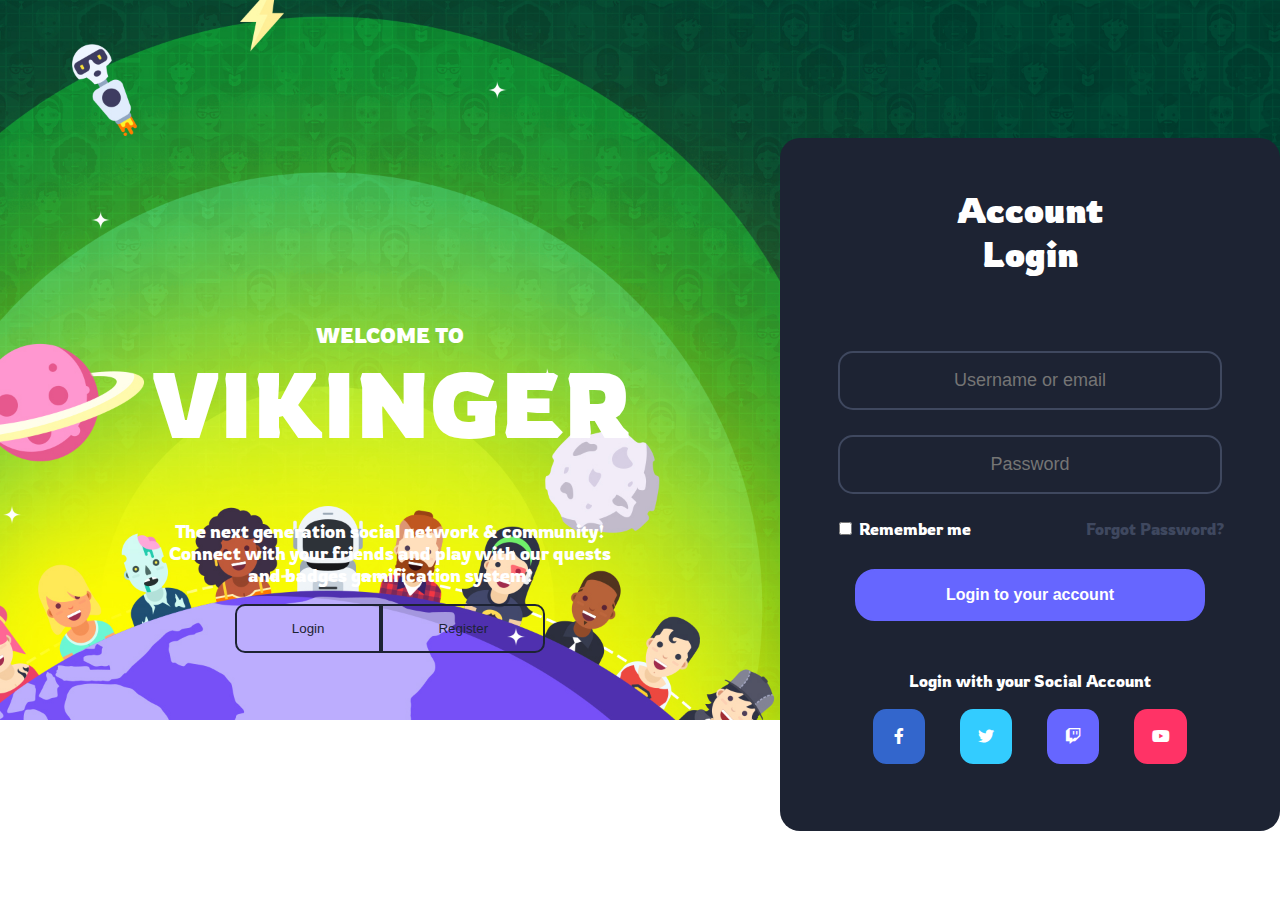
<file: index.html>
<!--It is necessary for the browser to understand which version we are using  -->
<!DOCTYPE html>
<html lang="en">
<head>
  <meta charset="UTF-8">

  <!-- Document title in browser tabs -->
  <title>RubyMate - Вход</title>

  <!-- Document Favicon in browser tabs -->
  <link rel="shortcut icon" href="icon.ico" type="image/x-icon">

  <!-- Additional approach to add favicon -->
  <link rel="apple-touch-icon" href="">
  <link rel="apple-touch-icon" sizes="72x72" href="">
  <link rel="apple-touch-icon" sizes="114x114" href="">

  <!-- SEO -->
  <meta name="description" content="">
  <meta name="keywords" content="">
  <meta name="author" content="">

  <!-- For mobile devices -->
  <meta name="viewport" content="width=device-width, initial-scale=1">

  <!-- For mobile & no resize -->
  <meta name="viewport" content="width=device-width, initial-scale=1 user-scalable=no">

  <!-- Use latest version of IE -->
  <meta http-equiv="X-UA-Compatible" content="IE=edge">

  <!-- For external styles -->
  <link rel="stylesheet" href="css/style.css">

  <!-- Google fonts -->
  <link href="https://fonts.googleapis.com/css2?family=Rowdies:wght@300;400;700&display=swap" rel="stylesheet">

  <!-- Fa icon -->
  <link href="https://use.fontawesome.com/releases/v5.0.13/css/all.css" rel="stylesheet">





</head> 
<body>

  <div class="container">
    <div class="site-info">
      <h2 class="welcome">WELCOME TO</h2>
      <h1 class="site-name">VIKINGER</h1>
      <p class="site-about">The next generation social network & community! 
      Connect with your friends and play with our quests and badges gamification system!</p>

      <div class="data-btn">
        <div class="tabs">
          <div class="tab" onclick="wrapper(array[0])">
            <button class="tabs-login">Login</button>
          </div> 
          <div class="tab" onclick="wrapper(array[1])">
            <button class="tabs-reg">Register</button> 
          </div>
        </div>
      </div>
    </div>

    <div class="data-form active" id="t_tab_1">

      <div class="sign">
        <h4 class="sign-head">Account Login</h4>

        <div class="input-data">
          <input type="text" placeholder="Username or email">
        </div>
        <div class="input-data">
          <input type="password" placeholder="Password">
        </div>
        <div class="input-for">
          <div class="forgot">
            <input type="checkbox" value="lsRememberMe" id="rememberMe">
            <label for="rememberMe">
              Remember me
            </label>
          </div>
          <a href="">Forgot Password?</a>
        </div>
        <div class="input-btn">
          <input type="submit" value="Login to your account">
        </div>

        <p class="social-text">Login with your Social Account</p>


        <div class="social-icon">

          <a href="" class="o-icon">
            <i class="fab fa-facebook-f"></i>
          </a>

          <a href=""  class="d-icon">
            <i class="fab fa-twitter"></i>
          </a>

          <a href="" class="t-icon">
            <i class="fab fa-twitch"></i>
          </a>

          <a href="" class="f-icon">
            <i class="fab fa-youtube"></i>
          </a>

        </div>
      </div>
      <!--FORM LOGIN-->
    </div>

    <div class="data-form" id="t_tab_2">

      <div class="sign">
        <h4 class="sign-head">Account Register</h4>

        <div class="input-data">
          <input type="text" placeholder="Your username">
        </div>
        <div class="input-data">
          <input type="text" placeholder="Username">
        </div>
        <div class="input-data">
          <input type="text" placeholder="Password">
        </div>
        <div class="input-data">
          <input type="password" placeholder="Repeat password">
        </div>
        <div class="input-for">
          <div class="forgot">
            <input type="checkbox" value="lsRememberMe" id="rememberMe"> 
            <label for="rememberMe">
              Send me news and updates via email
            </label>
          </div>
        </div>
        <div class="input-btn">
          <input type="submit" value="Register Now!">
        </div>
      </div>
    </div>
  </div>



  <!--FORM REG-->
  <!--FORM REG-->

  <!-- External scripts files -->
  <script src="js/main.js"></script>

</body>
</html>
</file>
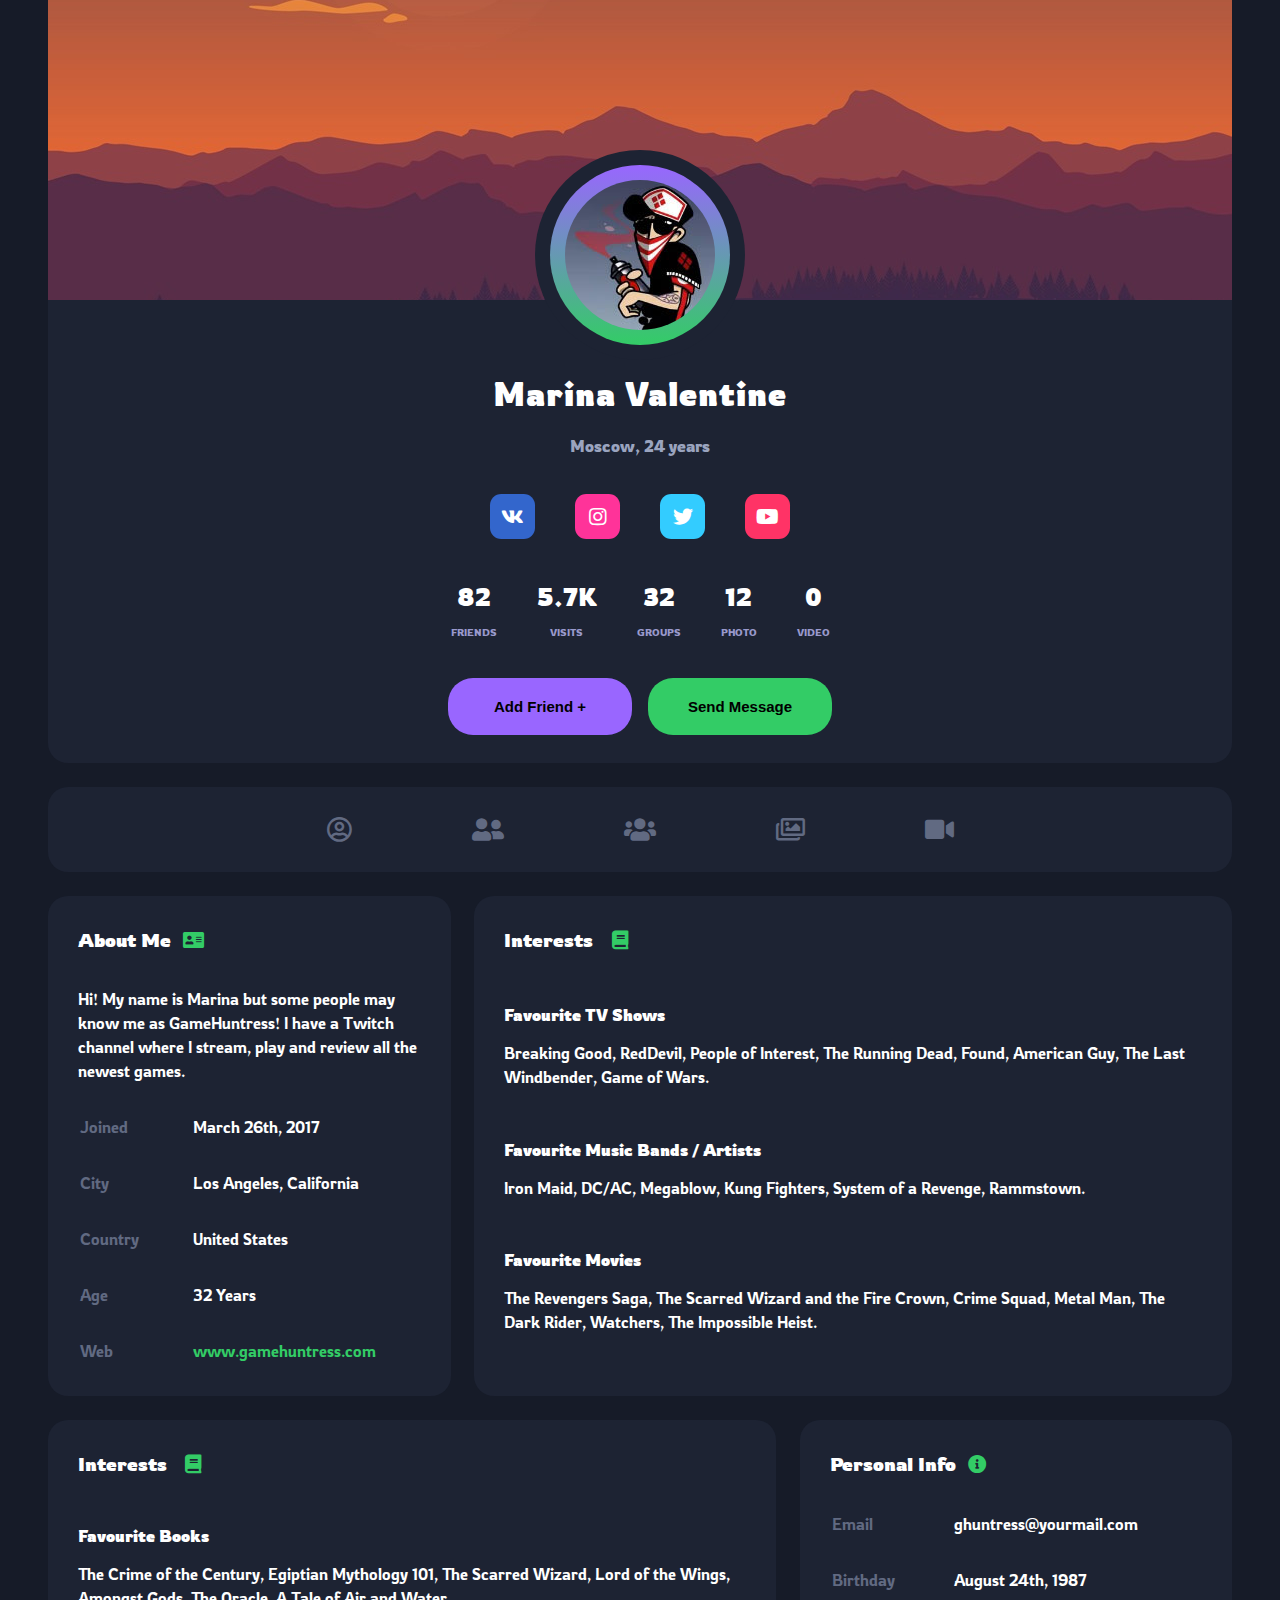
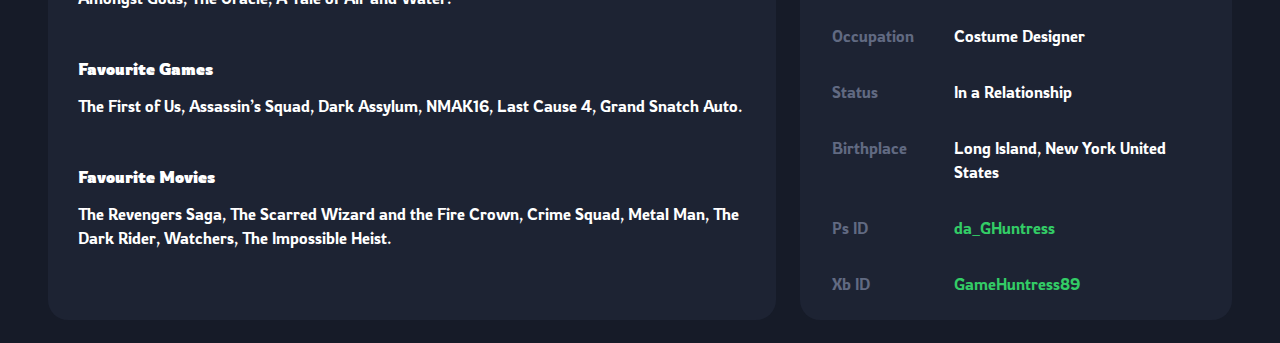
<file: about.html>
<!--It is necessary for the browser to understand which version we are using  -->
<!DOCTYPE html>
<html lang="en">
<head>
  <meta charset="UTF-8">

  <!-- Document title in browser tabs -->
  <title>RubyMate - Вход</title>

  <!-- Document Favicon in browser tabs -->
  <link rel="shortcut icon" href="icon.ico" type="image/x-icon">

  <!-- Additional approach to add favicon -->
  <link rel="apple-touch-icon" href="">
  <link rel="apple-touch-icon" sizes="72x72" href="">
  <link rel="apple-touch-icon" sizes="114x114" href="">

  <!-- SEO -->
  <meta name="description" content="">
  <meta name="keywords" content="">
  <meta name="author" content="">

  <!-- For mobile devices -->
  <meta name="viewport" content="width=device-width, initial-scale=1">

  <!-- For mobile & no resize -->
  <meta name="viewport" content="width=device-width, initial-scale=1 user-scalable=no">

  <!-- Use latest version of IE -->
  <meta http-equiv="X-UA-Compatible" content="IE=edge">

  <!-- For external styles -->
  <link rel="stylesheet" href="css/about.css">

  <!-- Google fonts -->
  <link href="https://fonts.googleapis.com/css2?family=Rowdies:wght@300;400;700&display=swap" rel="stylesheet">

  <!-- Fa icon -->
  <link href="https://use.fontawesome.com/releases/v5.0.13/css/all.css" rel="stylesheet">

  </head>

  <body>
        <!-- Start Header -->
    <header>
        <div class="container"> 
            <div class="profile-header">
                <div class="header-img"></div>
                <div class="statistics">
                    <div class="sm-container">
                        <div class="avatar">
                            <div class="sm-avatar">
                                <div class="img-avatar"></div>
                            </div>
                        </div>
                        <div class="person">
                            <h1 class="username">Marina Valentine</h1>
                            <p class="about-username">Moscow, 24 years</з>
                            
                            <div class="social">
                                <div class="vk">
                                    <a href="">
                                        <i class="fab fa-vk"></i>
                                    </a>
                                </div>
                                <div class="instagram">
                                    <a href="">
                                        <i class="fab fa-instagram"></i>
                                    </a>
                                </div>
                                <div class="twitter">
                                    <a href="">
                                        <i class="fab fa-twitter"></i>
                                    </a>
                                </div>
                                <div class="youtube">
                                    <a href="">
                                        <i class="fab fa-youtube"></i>
                                    </a>
                                </div>
                            </div>

                            <div class="info">
                                <div class="friends">
                                    <h2>82</h2>
                                    <p>FRIENDS</p>
                                </div>
                                <div class="visits">
                                    <h2>5.7K</h2>
                                    <p>VISITS</p>
                                </div>
                                <div class="groups">
                                    <h2>32</h2>
                                    <p>GROUPS</p>
                                </div>
                                <div class="photo">
                                    <h2>12</h2>
                                    <p>PHOTO</p>
                                </div>
                                <div class="video">
                                    <h2>0</h2>
                                    <p>VIDEO</p>
                                </div>
                            </div>

                            <div class="com-buttons">
                                <button class="add-friend">Add Friend +</button>
                                <button class="send-message">Send Message</button>
                            </div>
                        </div>
                    </div>
                </div>
            </div>
        </div>
    </header>
            <!-- End Header -->

            <!-- Start Main -->
    <main>
        <div class="container">
            <div class="navigation">
                <div class="el-nav">
                    <a href="about.html">
                        <p class="el-text">About</p>
                        <i class="far fa-user-circle"></i>
                    </a>
                </div>
                <div class="el-nav">
                    <a href="add-friends.html">
                        <p class="el-text">Friends</p>
                        <i class="fas fa-user-friends"></i>
                    </a>
                </div>
                <div class="el-nav">
                    <a href="">
                        <p class="el-text">Group</p>
                        <i class="fas fa-users"></i>
                    </a>
                </div>
                <div class="el-nav">
                    <a href="">
                        <p class="el-text">Photo</p>
                        <i class="far fa-images"></i>
                    </a>
                </div>
                <div class="el-nav">
                    <a href="">
                        <p class="el-text">Video</p>
                        <i class="fas fa-video"></i>
                    </a>
                </div>
            </div>
        </div>
    </main>
        <div class="container">
            <div class="about-block">
                <div class="about-me">
                    <div class="pad-container">
                        <h3>About Me
                            <i class="fas fa-address-card"></i>
                        </h3>

                        <p>Hi! My name is Marina but some people may
                        know me as GameHuntress! 
                        I have a Twitch channel where I stream, 
                        play and review all the newest games.
                        </p>
                        <div class="info-line">
                            <p class="el-cell">Joined</p>
                            <p class="el-answer">March 26th, 2017</p>
                        </div>
                        <div class="info-line">
                            <p class="el-cell">City</p>
                            <p class="el-answer">Los Angeles, California</p>
                        </div>
                        <div class="info-line">
                            <p class="el-cell">Country</p>
                            <p class="el-answer">United States</p>
                        </div>
                        <div class="info-line">
                            <p class="el-cell">Age</p>
                            <p class="el-answer">32 Years</p>
                        </div>
                        <div class="info-line">
                            <p class="el-cell">Web</p>
                            <p class="el-answer green">www.gamehuntress.com</p>
                        </div>
                    </div>
                </div>
                <div class="about-interest-v1">
                    <div class="pad-container">
                        <h3>Interests
                            <i class="fas fa-book"></i>
                        </h3>


                        <div class="interest-line">
                            <h4>Favourite TV Shows</h4>
                            <p>Breaking Good, RedDevil, People of Interest, 
                            The Running Dead, Found, American Guy, The Last Windbender,
                            Game of Wars.</p>
                        </div>
                        <div class="interest-line">
                            <h4>Favourite Music Bands / Artists</h4>
                            <p>Iron Maid, DC/AC, Megablow, Kung Fighters, System of a Revenge,
                            Rammstown.</p>
                        </div>
                        <div class="interest-line">
                            <h4>Favourite Movies</h4>
                            <p>The Revengers Saga, The Scarred Wizard 
                            and the Fire Crown, Crime Squad, Metal Man,
                            The Dark Rider, Watchers, The Impossible Heist.</p>
                        </div>
                    </div>
                </div>
            </div>
            <div class="about-block">
                <div class="about-interest-v2">
                    <div class="pad-container">
                        <h3>Interests
                            <i class="fas fa-book"></i>
                        </h3>
                            
                        <div class="interest-line">
                            <h4>Favourite Books</h4>
                            <p>The Crime of the Century, Egiptian Mythology 101,
                            The Scarred Wizard, Lord of the Wings, 
                            Amongst Gods, The Oracle, A Tale of Air and Water.</p>
                        </div>
                        <div class="interest-line">
                            <h4>Favourite Games</h4>
                            <p>The First of Us, Assassin’s Squad, 
                            Dark Assylum, NMAK16, Last Cause 4, 
                            Grand Snatch Auto.</p>
                        </div>
                        <div class="interest-line">
                            <h4>Favourite Movies</h4> <!--Come up with-->
                            <p>The Revengers Saga, The Scarred Wizard <!--Come up with-->
                            and the Fire Crown, Crime Squad, Metal Man, <!--Come up with-->
                            The Dark Rider, Watchers, The Impossible Heist.</p> <!--Come up with-->
                        </div>
                    </div>
                </div>
                <div class="about-info">
                    <div class="pad-container">
                        <h3>Personal Info
                            <i class="fas fa-info-circle"></i>
                        </h3>
                        <div class="container-info">
                            <div class="info-line">
                                <p class="el-cell">Email</p>
                                <p class="el-answer">ghuntress@yourmail.com</p>
                            </div>
                            <div class="info-line">
                                <p class="el-cell">Birthday</p>
                                <p class="el-answer">August 24th, 1987</p>
                            </div>
                            <div class="info-line">
                                <p class="el-cell">Occupation</p>
                                <p class="el-answer">Costume Designer</p>
                            </div>
                            <div class="info-line">
                                <p class="el-cell">Status</p>
                                <p class="el-answer">In a Relationship</p>
                            </div>
                            <div class="info-line">
                                <p class="el-cell">Birthplace</p>
                                <p class="el-answer">Long Island, New York United States</p>
                            </div>
                            <div class="info-line">
                                <p class="el-cell">Ps ID</p>
                                <p class="el-answer green">da_GHuntress</p>
                            </div>
                            <div class="info-line">
                                <p class="el-cell">Xb ID</p>
                                <p class="el-answer green">GameHuntress89</p>
                            </div>
                        </div> 
                    </div>
                </div>
            </div>
        </div>
        
    </body>

</html>
</file>
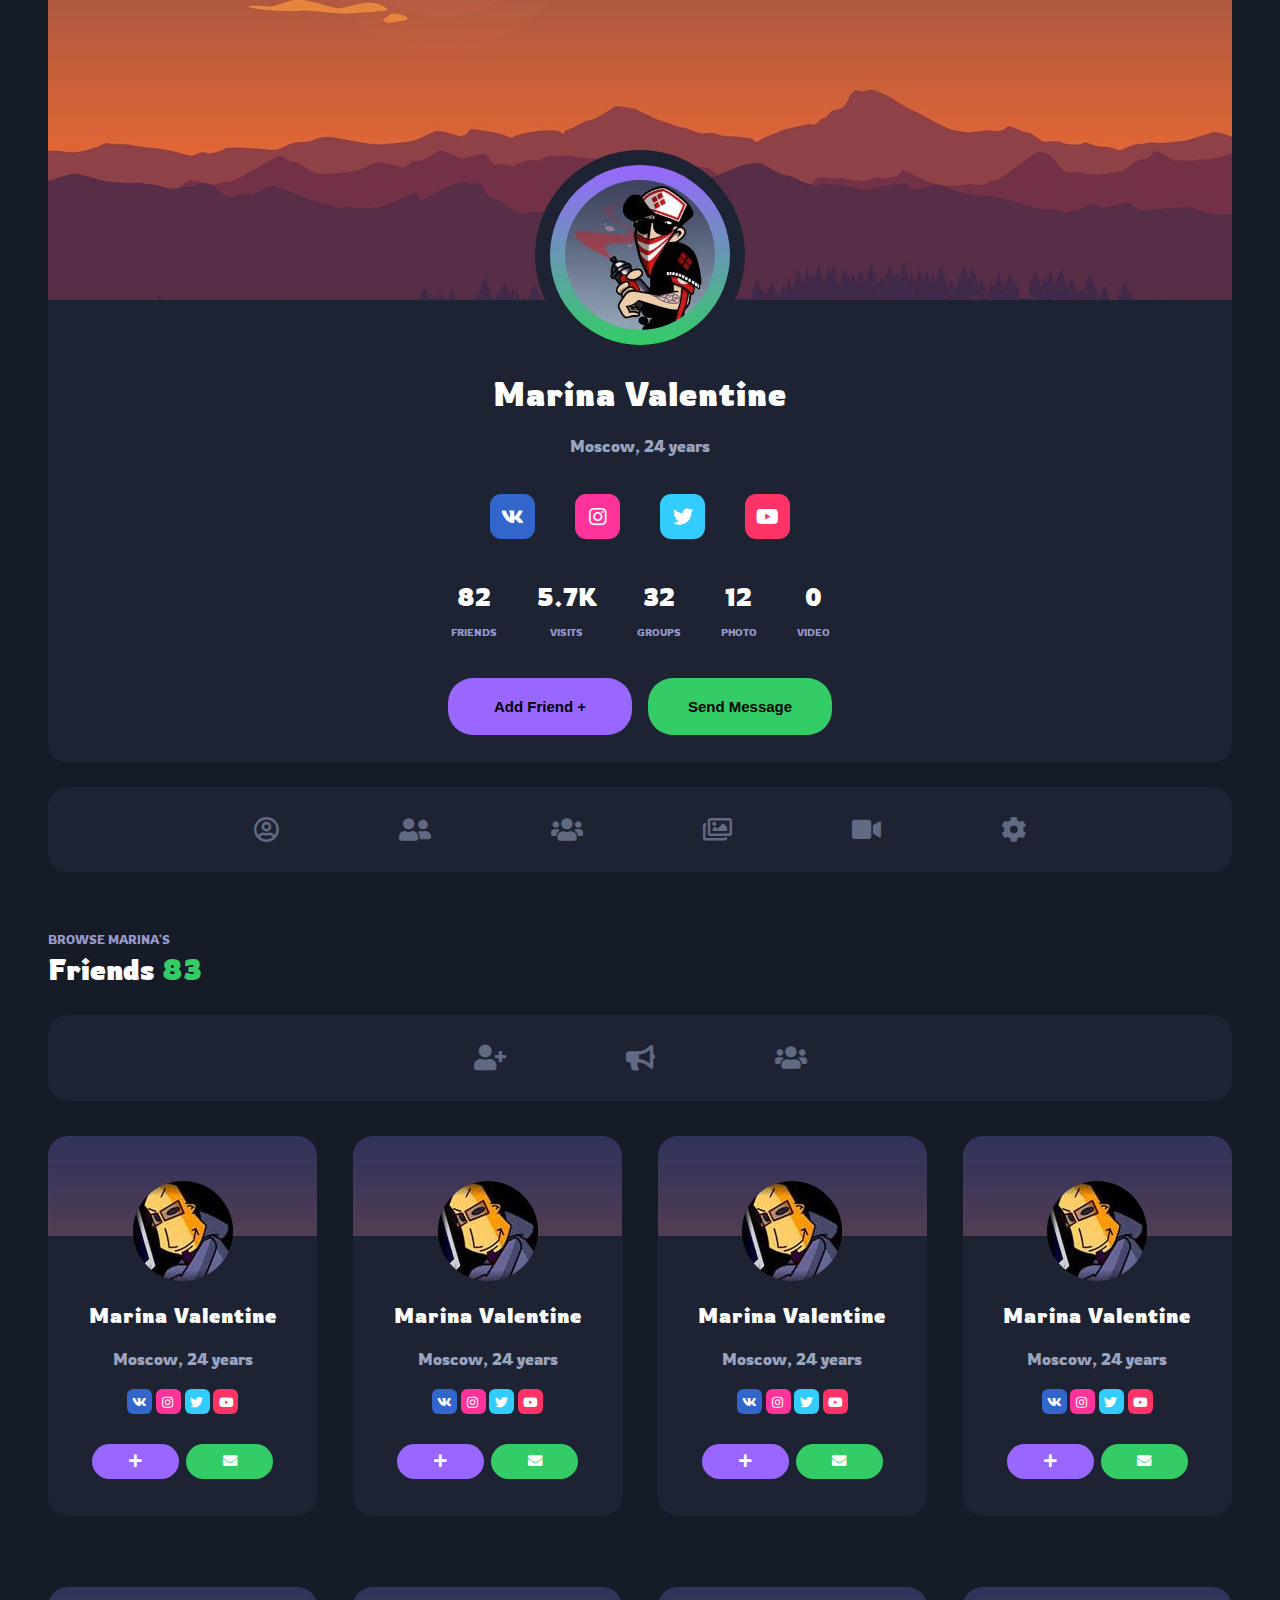
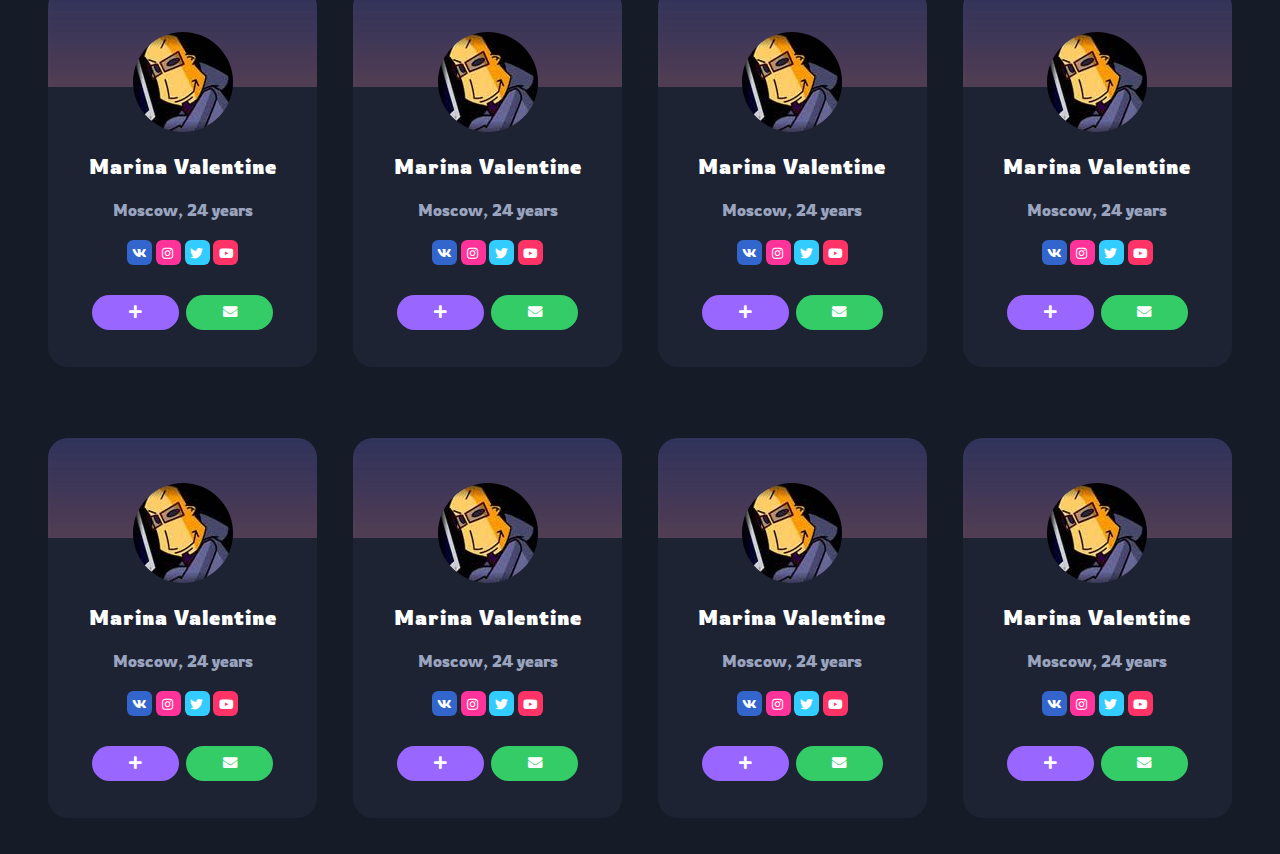
<file: add-friends.html>
<!--It is necessary for the browser to understand which version we are using  -->
<!DOCTYPE html>
<html lang="en">
<head>
  <meta charset="UTF-8">

  <!-- Document title in browser tabs -->
  <title>RubyMate - Вход</title>

  <!-- Document Favicon in browser tabs -->
  <link rel="shortcut icon" href="icon.ico" type="image/x-icon">

  <!-- Additional approach to add favicon -->
  <link rel="apple-touch-icon" href="">
  <link rel="apple-touch-icon" sizes="72x72" href="">
  <link rel="apple-touch-icon" sizes="114x114" href="">

  <!-- SEO -->
  <meta name="description" content="">
  <meta name="keywords" content="">
  <meta name="author" content="">

  <!-- For mobile devices -->
  <meta name="viewport" content="width=device-width, initial-scale=1">

  <!-- For mobile & no resize -->
  <meta name="viewport" content="width=device-width, initial-scale=1 user-scalable=no">

  <!-- Use latest version of IE -->
  <meta http-equiv="X-UA-Compatible" content="IE=edge">

  <!-- For external styles -->
  <link rel="stylesheet" href="css/friends.css">

  <!-- Google fonts -->
  <link href="https://fonts.googleapis.com/css2?family=Rowdies:wght@300;400;700&display=swap" rel="stylesheet">

  <!-- Fa icon -->
  <link href="https://use.fontawesome.com/releases/v5.0.13/css/all.css" rel="stylesheet">

  </head>

  <body>
        <!-- Start Header -->
    <header>
        <div class="container"> 
            <div class="profile-header">
                <div class="header-img"></div>
                <div class="statistics">
                    <div class="sm-container">
                        <div class="avatar">
                            <div class="sm-avatar">
                                <div class="img-avatar"></div>
                            </div>
                        </div>
                        <div class="person">
                            <h1 class="username">Marina Valentine</h1>
                            <p class="about-username">Moscow, 24 years</з>
                            
                            <div class="social">
                                <div class="vk">
                                    <a href="">
                                        <i class="fab fa-vk"></i>
                                    </a>
                                </div>
                                <div class="instagram">
                                    <a href="">
                                        <i class="fab fa-instagram"></i>
                                    </a>
                                </div>
                                <div class="twitter">
                                    <a href="">
                                        <i class="fab fa-twitter"></i>
                                    </a>
                                </div>
                                <div class="youtube">
                                    <a href="">
                                        <i class="fab fa-youtube"></i>
                                    </a>
                                </div>
                            </div>

                            <div class="info">
                                <div class="friends">
                                    <h2>82</h2>
                                    <p>FRIENDS</p>
                                </div>
                                <div class="visits">
                                    <h2>5.7K</h2>
                                    <p>VISITS</p>
                                </div>
                                <div class="groups">
                                    <h2>32</h2>
                                    <p>GROUPS</p>
                                </div>
                                <div class="photo">
                                    <h2>12</h2>
                                    <p>PHOTO</p>
                                </div>
                                <div class="video">
                                    <h2>0</h2>
                                    <p>VIDEO</p>
                                </div>
                            </div>

                            <div class="com-buttons">
                                <button class="add-friend">Add Friend +</button>
                                <button class="send-message">Send Message</button>
                            </div>
                        </div>
                    </div>
                </div>
            </div>
        </div>
    </header>
    <!-- End Header -->

    <!-- Start Main -->
        <main>
            <div class="container">
                <div class="navigation">
                    <div class="el-nav">
                        <a href="about.html">
                            <p class="el-text">About</p>
                            <i class="far fa-user-circle"></i>
                        </a>
                    </div>
                    <div class="el-nav">
                        <a href="friends.html">
                            <p class="el-text">Friends</p>
                            <i class="fas fa-user-friends"></i>
                        </a>
                    </div>
                    <div class="el-nav">
                        <a href="">
                            <p class="el-text">Group</p>
                            <i class="fas fa-users"></i>
                        </a>
                    </div>
                    <div class="el-nav">
                        <a href="">
                            <p class="el-text">Photo</p>
                            <i class="far fa-images"></i>
                        </a>
                    </div>
                    <div class="el-nav">
                        <a href="">
                            <p class="el-text">Video</p>
                            <i class="fas fa-video"></i>
                        </a>
                    </div>
                    <div class="el-nav">
                        <a href="">
                            <p class="el-text">Settings</p>
                            <i class="fas fa-cog"></i>
                        </a>
                    </div>
                </div>
            </div>
            <div class="header-info">
                <div class="container">
                    <div class="namefriend">
                        <p>BROWSE MARINA'S</p>
                        <h3>Friends 
                            <p>83</p>
                        </h3>
                    </div>

                </div>
            </div>
            <div class="container">
                <div class="navigation">
                    <div class="el-nav">
                        <a href="">
                            <p class="el-text">Add Friend</p>
                            <i class="fas fa-user-plus"></i>
                        </a>
                    </div>
                    <div class="el-nav">
                        <a href="">
                            <p class="el-text">Requests Friend</p>
                            <i class="fas fa-bullhorn"></i>
                        </a>
                    </div>
                    <div class="el-nav">
                        <a href="">
                            <p class="el-text">My Friend</p>
                            <i class="fas fa-users"></i>
                        </a>
                    </div>
                </div>
            </div>
        <div class="container">
            <div class="user-container">
                <div class="user-block">
                    <div class="bg-user">
                        <div class="sm-container mg-50">
                            <div class="person">
                                <div class="sm-avatar-person"></div>
                                <h1 class="sm-username">Marina Valentine</h1>
                                <p class="about-username">Moscow, 24 years</з>
                                
                                <div class="social">
                                    <div class="sm-vk">
                                        <a href="">
                                            <i class="fab fa-vk"></i>
                                        </a>
                                    </div>
                                    <div class="sm-instagram">
                                        <a href="">
                                            <i class="fab fa-instagram"></i>
                                        </a>
                                    </div>
                                    <div class="sm-twitter">
                                        <a href="">
                                            <i class="fab fa-twitter"></i>
                                        </a>
                                    </div>
                                    <div class="sm-youtube">
                                        <a href="">
                                            <i class="fab fa-youtube"></i>
                                        </a>
                                    </div>
                                </div>
    
                                <div class="com-buttons">
                                    <button class="sm-add-friend">
                                        <i class="fas fa-plus"></i>
                                    </button>
                                    <button class="sm-send-message">
                                        <i class="fas fa-envelope"></i>
                                    </button>
                                </div>
                            </div>
                        </div>
                    </div>
                </div>
                <div class="user-block i-marg-l">
                    <div class="bg-user">
                        <div class="sm-container mg-50">
                            <div class="person">
                                <div class="sm-avatar-person"></div>
                                <h1 class="sm-username">Marina Valentine</h1>
                                <p class="about-username">Moscow, 24 years</з>
                                
                                <div class="social">
                                    <div class="sm-vk">
                                        <a href="">
                                            <i class="fab fa-vk"></i>
                                        </a>
                                    </div>
                                    <div class="sm-instagram">
                                        <a href="">
                                            <i class="fab fa-instagram"></i>
                                        </a>
                                    </div>
                                    <div class="sm-twitter">
                                        <a href="">
                                            <i class="fab fa-twitter"></i>
                                        </a>
                                    </div>
                                    <div class="sm-youtube">
                                        <a href="">
                                            <i class="fab fa-youtube"></i>
                                        </a>
                                    </div>
                                </div>
    
                                <div class="com-buttons">
                                    <button class="sm-add-friend">
                                        <i class="fas fa-plus"></i>
                                    </button>
                                    <button class="sm-send-message">
                                        <i class="fas fa-envelope"></i>
                                    </button>
                                </div>
                            </div>
                        </div>
                    </div>
                </div>
                <div class="user-block i-marg-r">
                    <div class="bg-user">
                        <div class="sm-container mg-50">
                            <div class="person">
                                <div class="sm-avatar-person"></div>
                                <h1 class="sm-username">Marina Valentine</h1>
                                <p class="about-username">Moscow, 24 years</з>
                                
                                <div class="social">
                                    <div class="sm-vk">
                                        <a href="">
                                            <i class="fab fa-vk"></i>
                                        </a>
                                    </div>
                                    <div class="sm-instagram">
                                        <a href="">
                                            <i class="fab fa-instagram"></i>
                                        </a>
                                    </div>
                                    <div class="sm-twitter">
                                        <a href="">
                                            <i class="fab fa-twitter"></i>
                                        </a>
                                    </div>
                                    <div class="sm-youtube">
                                        <a href="">
                                            <i class="fab fa-youtube"></i>
                                        </a>
                                    </div>
                                </div>
    
                                <div class="com-buttons">
                                    <button class="sm-add-friend">
                                        <i class="fas fa-plus"></i>
                                    </button>
                                    <button class="sm-send-message">
                                        <i class="fas fa-envelope"></i>
                                    </button>
                                </div>
                            </div>
                        </div>
                    </div>
                </div>
                <div class="user-block">
                    <div class="bg-user">
                        <div class="sm-container mg-50">
                            <div class="person">
                                <div class="sm-avatar-person"></div>
                                <h1 class="sm-username">Marina Valentine</h1>
                                <p class="about-username">Moscow, 24 years</з>
                                
                                <div class="social">
                                    <div class="sm-vk">
                                        <a href="">
                                            <i class="fab fa-vk"></i>
                                        </a>
                                    </div>
                                    <div class="sm-instagram">
                                        <a href="">
                                            <i class="fab fa-instagram"></i>
                                        </a>
                                    </div>
                                    <div class="sm-twitter">
                                        <a href="">
                                            <i class="fab fa-twitter"></i>
                                        </a>
                                    </div>
                                    <div class="sm-youtube">
                                        <a href="">
                                            <i class="fab fa-youtube"></i>
                                        </a>
                                    </div>
                                </div>
    
                                <div class="com-buttons">
                                    <button class="sm-add-friend">
                                        <i class="fas fa-plus"></i>
                                    </button>
                                    <button class="sm-send-message">
                                        <i class="fas fa-envelope"></i>
                                    </button>
                                </div>
                            </div>
                        </div>
                    </div>
                </div>
            </div>
            <div class="user-container">
                <div class="user-block">
                    <div class="bg-user">
                        <div class="sm-container mg-50">
                            <div class="person">
                                <div class="sm-avatar-person"></div>
                                <h1 class="sm-username">Marina Valentine</h1>
                                <p class="about-username">Moscow, 24 years</з>
                                
                                <div class="social">
                                    <div class="sm-vk">
                                        <a href="">
                                            <i class="fab fa-vk"></i>
                                        </a>
                                    </div>
                                    <div class="sm-instagram">
                                        <a href="">
                                            <i class="fab fa-instagram"></i>
                                        </a>
                                    </div>
                                    <div class="sm-twitter">
                                        <a href="">
                                            <i class="fab fa-twitter"></i>
                                        </a>
                                    </div>
                                    <div class="sm-youtube">
                                        <a href="">
                                            <i class="fab fa-youtube"></i>
                                        </a>
                                    </div>
                                </div>
    
                                <div class="com-buttons">
                                    <button class="sm-add-friend">
                                        <i class="fas fa-plus"></i>
                                    </button>
                                    <button class="sm-send-message">
                                        <i class="fas fa-envelope"></i>
                                    </button>
                                </div>
                            </div>
                        </div>
                    </div>
                </div>
                <div class="user-block i-marg-l">
                    <div class="bg-user">
                        <div class="sm-container mg-50">
                            <div class="person">
                                <div class="sm-avatar-person"></div>
                                <h1 class="sm-username">Marina Valentine</h1>
                                <p class="about-username">Moscow, 24 years</з>
                                
                                <div class="social">
                                    <div class="sm-vk">
                                        <a href="">
                                            <i class="fab fa-vk"></i>
                                        </a>
                                    </div>
                                    <div class="sm-instagram">
                                        <a href="">
                                            <i class="fab fa-instagram"></i>
                                        </a>
                                    </div>
                                    <div class="sm-twitter">
                                        <a href="">
                                            <i class="fab fa-twitter"></i>
                                        </a>
                                    </div>
                                    <div class="sm-youtube">
                                        <a href="">
                                            <i class="fab fa-youtube"></i>
                                        </a>
                                    </div>
                                </div>
    
                                <div class="com-buttons">
                                    <button class="sm-add-friend">
                                        <i class="fas fa-plus"></i>
                                    </button>
                                    <button class="sm-send-message">
                                        <i class="fas fa-envelope"></i>
                                    </button>
                                </div>
                            </div>
                        </div>
                    </div>
                </div>
                <div class="user-block i-marg-r">
                    <div class="bg-user">
                        <div class="sm-container mg-50">
                            <div class="person">
                                <div class="sm-avatar-person"></div>
                                <h1 class="sm-username">Marina Valentine</h1>
                                <p class="about-username">Moscow, 24 years</з>
                                
                                <div class="social">
                                    <div class="sm-vk">
                                        <a href="">
                                            <i class="fab fa-vk"></i>
                                        </a>
                                    </div>
                                    <div class="sm-instagram">
                                        <a href="">
                                            <i class="fab fa-instagram"></i>
                                        </a>
                                    </div>
                                    <div class="sm-twitter">
                                        <a href="">
                                            <i class="fab fa-twitter"></i>
                                        </a>
                                    </div>
                                    <div class="sm-youtube">
                                        <a href="">
                                            <i class="fab fa-youtube"></i>
                                        </a>
                                    </div>
                                </div>
    
                                <div class="com-buttons">
                                    <button class="sm-add-friend">
                                        <i class="fas fa-plus"></i>
                                    </button>
                                    <button class="sm-send-message">
                                        <i class="fas fa-envelope"></i>
                                    </button>
                                </div>
                            </div>
                        </div>
                    </div>
                </div>
                <div class="user-block">
                    <div class="bg-user">
                        <div class="sm-container mg-50">
                            <div class="person">
                                <div class="sm-avatar-person"></div>
                                <h1 class="sm-username">Marina Valentine</h1>
                                <p class="about-username">Moscow, 24 years</з>
                                
                                <div class="social">
                                    <div class="sm-vk">
                                        <a href="">
                                            <i class="fab fa-vk"></i>
                                        </a>
                                    </div>
                                    <div class="sm-instagram">
                                        <a href="">
                                            <i class="fab fa-instagram"></i>
                                        </a>
                                    </div>
                                    <div class="sm-twitter">
                                        <a href="">
                                            <i class="fab fa-twitter"></i>
                                        </a>
                                    </div>
                                    <div class="sm-youtube">
                                        <a href="">
                                            <i class="fab fa-youtube"></i>
                                        </a>
                                    </div>
                                </div>
    
                                <div class="com-buttons">
                                    <button class="sm-add-friend">
                                        <i class="fas fa-plus"></i>
                                    </button>
                                    <button class="sm-send-message">
                                        <i class="fas fa-envelope"></i>
                                    </button>
                                </div>
                            </div>
                        </div>
                    </div>
                </div>
            </div>
            <div class="user-container">
                <div class="user-block">
                    <div class="bg-user">
                        <div class="sm-container mg-50">
                            <div class="person">
                                <div class="sm-avatar-person"></div>
                                <h1 class="sm-username">Marina Valentine</h1>
                                <p class="about-username">Moscow, 24 years</з>
                                
                                <div class="social">
                                    <div class="sm-vk">
                                        <a href="">
                                            <i class="fab fa-vk"></i>
                                        </a>
                                    </div>
                                    <div class="sm-instagram">
                                        <a href="">
                                            <i class="fab fa-instagram"></i>
                                        </a>
                                    </div>
                                    <div class="sm-twitter">
                                        <a href="">
                                            <i class="fab fa-twitter"></i>
                                        </a>
                                    </div>
                                    <div class="sm-youtube">
                                        <a href="">
                                            <i class="fab fa-youtube"></i>
                                        </a>
                                    </div>
                                </div>
    
                                <div class="com-buttons">
                                    <button class="sm-add-friend">
                                        <i class="fas fa-plus"></i>
                                    </button>
                                    <button class="sm-send-message">
                                        <i class="fas fa-envelope"></i>
                                    </button>
                                </div>
                            </div>
                        </div>
                    </div>
                </div>
                <div class="user-block i-marg-l">
                    <div class="bg-user">
                        <div class="sm-container mg-50">
                            <div class="person">
                                <div class="sm-avatar-person"></div>
                                <h1 class="sm-username">Marina Valentine</h1>
                                <p class="about-username">Moscow, 24 years</з>
                                
                                <div class="social">
                                    <div class="sm-vk">
                                        <a href="">
                                            <i class="fab fa-vk"></i>
                                        </a>
                                    </div>
                                    <div class="sm-instagram">
                                        <a href="">
                                            <i class="fab fa-instagram"></i>
                                        </a>
                                    </div>
                                    <div class="sm-twitter">
                                        <a href="">
                                            <i class="fab fa-twitter"></i>
                                        </a>
                                    </div>
                                    <div class="sm-youtube">
                                        <a href="">
                                            <i class="fab fa-youtube"></i>
                                        </a>
                                    </div>
                                </div>
    
                                <div class="com-buttons">
                                    <button class="sm-add-friend">
                                        <i class="fas fa-plus"></i>
                                    </button>
                                    <button class="sm-send-message">
                                        <i class="fas fa-envelope"></i>
                                    </button>
                                </div>
                            </div>
                        </div>
                    </div>
                </div>
                <div class="user-block i-marg-r">
                    <div class="bg-user">
                        <div class="sm-container mg-50">
                            <div class="person">
                                <div class="sm-avatar-person"></div>
                                <h1 class="sm-username">Marina Valentine</h1>
                                <p class="about-username">Moscow, 24 years</з>
                                
                                <div class="social">
                                    <div class="sm-vk">
                                        <a href="">
                                            <i class="fab fa-vk"></i>
                                        </a>
                                    </div>
                                    <div class="sm-instagram">
                                        <a href="">
                                            <i class="fab fa-instagram"></i>
                                        </a>
                                    </div>
                                    <div class="sm-twitter">
                                        <a href="">
                                            <i class="fab fa-twitter"></i>
                                        </a>
                                    </div>
                                    <div class="sm-youtube">
                                        <a href="">
                                            <i class="fab fa-youtube"></i>
                                        </a>
                                    </div>
                                </div>
    
                                <div class="com-buttons">
                                    <button class="sm-add-friend">
                                        <i class="fas fa-plus"></i>
                                    </button>
                                    <button class="sm-send-message">
                                        <i class="fas fa-envelope"></i>
                                    </button>
                                </div>
                            </div>
                        </div>
                    </div>
                </div>
                <div class="user-block">
                    <div class="bg-user">
                        <div class="sm-container mg-50">
                            <div class="person">
                                <div class="sm-avatar-person"></div>
                                <h1 class="sm-username">Marina Valentine</h1>
                                <p class="about-username">Moscow, 24 years</з>
                                
                                <div class="social">
                                    <div class="sm-vk">
                                        <a href="">
                                            <i class="fab fa-vk"></i>
                                        </a>
                                    </div>
                                    <div class="sm-instagram">
                                        <a href="">
                                            <i class="fab fa-instagram"></i>
                                        </a>
                                    </div>
                                    <div class="sm-twitter">
                                        <a href="">
                                            <i class="fab fa-twitter"></i>
                                        </a>
                                    </div>
                                    <div class="sm-youtube">
                                        <a href="">
                                            <i class="fab fa-youtube"></i>
                                        </a>
                                    </div>
                                </div>
    
                                <div class="com-buttons">
                                    <button class="sm-add-friend">
                                        <i class="fas fa-plus"></i>
                                    </button>
                                    <button class="sm-send-message">
                                        <i class="fas fa-envelope"></i>
                                    </button>
                                </div>
                            </div>
                        </div>
                    </div>
                </div>
            </div>
            </div>
        </div>
        </main>

  <body>

  </body>

  </html>
</file>
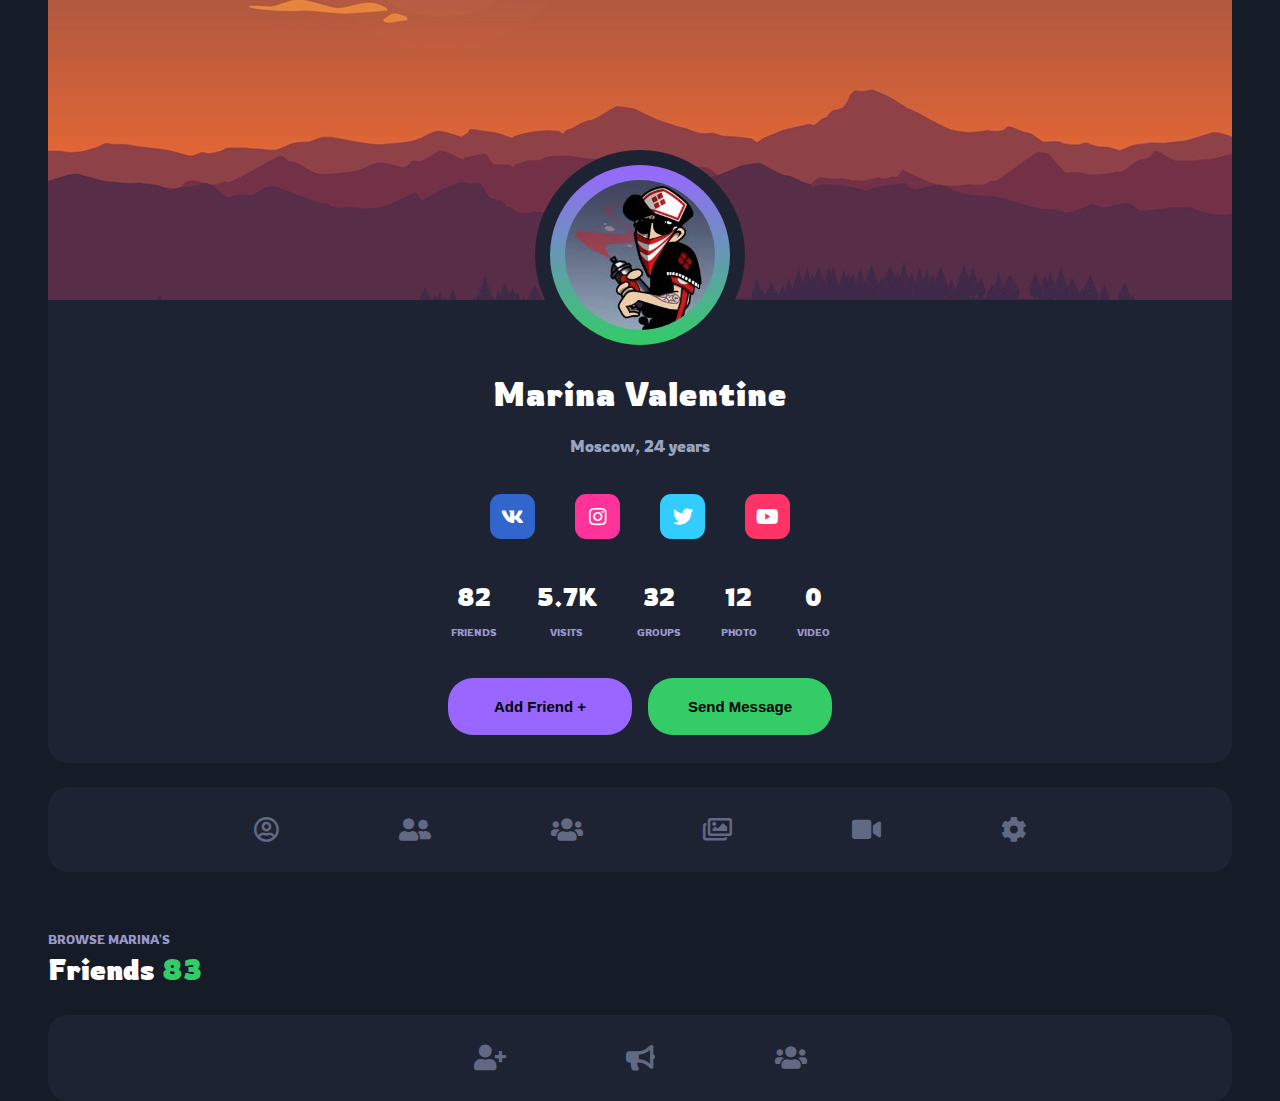
<file: friends.html>
<!--It is necessary for the browser to understand which version we are using  -->
<!DOCTYPE html>
<html lang="en">
<head>
  <meta charset="UTF-8">

  <!-- Document title in browser tabs -->
  <title>RubyMate - Вход</title>

  <!-- Document Favicon in browser tabs -->
  <link rel="shortcut icon" href="icon.ico" type="image/x-icon">

  <!-- Additional approach to add favicon -->
  <link rel="apple-touch-icon" href="">
  <link rel="apple-touch-icon" sizes="72x72" href="">
  <link rel="apple-touch-icon" sizes="114x114" href="">

  <!-- SEO -->
  <meta name="description" content="">
  <meta name="keywords" content="">
  <meta name="author" content="">

  <!-- For mobile devices -->
  <meta name="viewport" content="width=device-width, initial-scale=1">

  <!-- For mobile & no resize -->
  <meta name="viewport" content="width=device-width, initial-scale=1 user-scalable=no">

  <!-- Use latest version of IE -->
  <meta http-equiv="X-UA-Compatible" content="IE=edge">

  <!-- For external styles -->
  <link rel="stylesheet" href="css/friends.css">

  <!-- Google fonts -->
  <link href="https://fonts.googleapis.com/css2?family=Rowdies:wght@300;400;700&display=swap" rel="stylesheet">

  <!-- Fa icon -->
  <link href="https://use.fontawesome.com/releases/v5.0.13/css/all.css" rel="stylesheet">

  </head>

  <body>
        <!-- Start Header -->
    <header>
        <div class="container"> 
            <div class="profile-header">
                <div class="header-img"></div>
                <div class="statistics">
                    <div class="sm-container">
                        <div class="avatar">
                            <div class="sm-avatar">
                                <div class="img-avatar"></div>
                            </div>
                        </div>
                        <div class="person">
                            <h1 class="username">Marina Valentine</h1>
                            <p class="about-username">Moscow, 24 years</з>
                            
                            <div class="social">
                                <div class="vk">
                                    <a href="">
                                        <i class="fab fa-vk"></i>
                                    </a>
                                </div>
                                <div class="instagram">
                                    <a href="">
                                        <i class="fab fa-instagram"></i>
                                    </a>
                                </div>
                                <div class="twitter">
                                    <a href="">
                                        <i class="fab fa-twitter"></i>
                                    </a>
                                </div>
                                <div class="youtube">
                                    <a href="">
                                        <i class="fab fa-youtube"></i>
                                    </a>
                                </div>
                            </div>

                            <div class="info">
                                <div class="friends">
                                    <h2>82</h2>
                                    <p>FRIENDS</p>
                                </div>
                                <div class="visits">
                                    <h2>5.7K</h2>
                                    <p>VISITS</p>
                                </div>
                                <div class="groups">
                                    <h2>32</h2>
                                    <p>GROUPS</p>
                                </div>
                                <div class="photo">
                                    <h2>12</h2>
                                    <p>PHOTO</p>
                                </div>
                                <div class="video">
                                    <h2>0</h2>
                                    <p>VIDEO</p>
                                </div>
                            </div>

                            <div class="com-buttons">
                                <button class="add-friend">Add Friend +</button>
                                <button class="send-message">Send Message</button>
                            </div>
                        </div>
                    </div>
                </div>
            </div>
        </div>
    </header>
    <!-- End Header -->

    <!-- Start Main -->
        <main>
            <div class="container">
                <div class="navigation">
                    <div class="el-nav">
                        <a href="about.html">
                            <p class="el-text">About</p>
                            <i class="far fa-user-circle"></i>
                        </a>
                    </div>
                    <div class="el-nav">
                        <a href="friends.html">
                            <p class="el-text">Friends</p>
                            <i class="fas fa-user-friends"></i>
                        </a>
                    </div>
                    <div class="el-nav">
                        <a href="">
                            <p class="el-text">Group</p>
                            <i class="fas fa-users"></i>
                        </a>
                    </div>
                    <div class="el-nav">
                        <a href="">
                            <p class="el-text">Photo</p>
                            <i class="far fa-images"></i>
                        </a>
                    </div>
                    <div class="el-nav">
                        <a href="">
                            <p class="el-text">Video</p>
                            <i class="fas fa-video"></i>
                        </a>
                    </div>
                    <div class="el-nav">
                        <a href="">
                            <p class="el-text">Settings</p>
                            <i class="fas fa-cog"></i>
                        </a>
                    </div>
                </div>
            </div>
            <div class="header-info">
                <div class="container">
                    <div class="namefriend">
                        <p>BROWSE MARINA'S</p>
                        <h3>Friends 
                            <p>83</p>
                        </h3>
                    </div>

                </div>
            </div>
            <div class="container">
                <div class="navigation">
                    <div class="el-nav">
                        <a href="">
                            <p class="el-text">Add Friend</p>
                            <i class="fas fa-user-plus"></i>
                        </a>
                    </div>
                    <div class="el-nav">
                        <a href="">
                            <p class="el-text">Requests Friend</p>
                            <i class="fas fa-bullhorn"></i>
                        </a>
                    </div>
                    <div class="el-nav">
                        <a href="">
                            <p class="el-text">My Friend</p>
                            <i class="fas fa-users"></i>
                        </a>
                    </div>
                </div>
            </div>
        </main>
  <body>
      
  </body>

  </html>
</file>
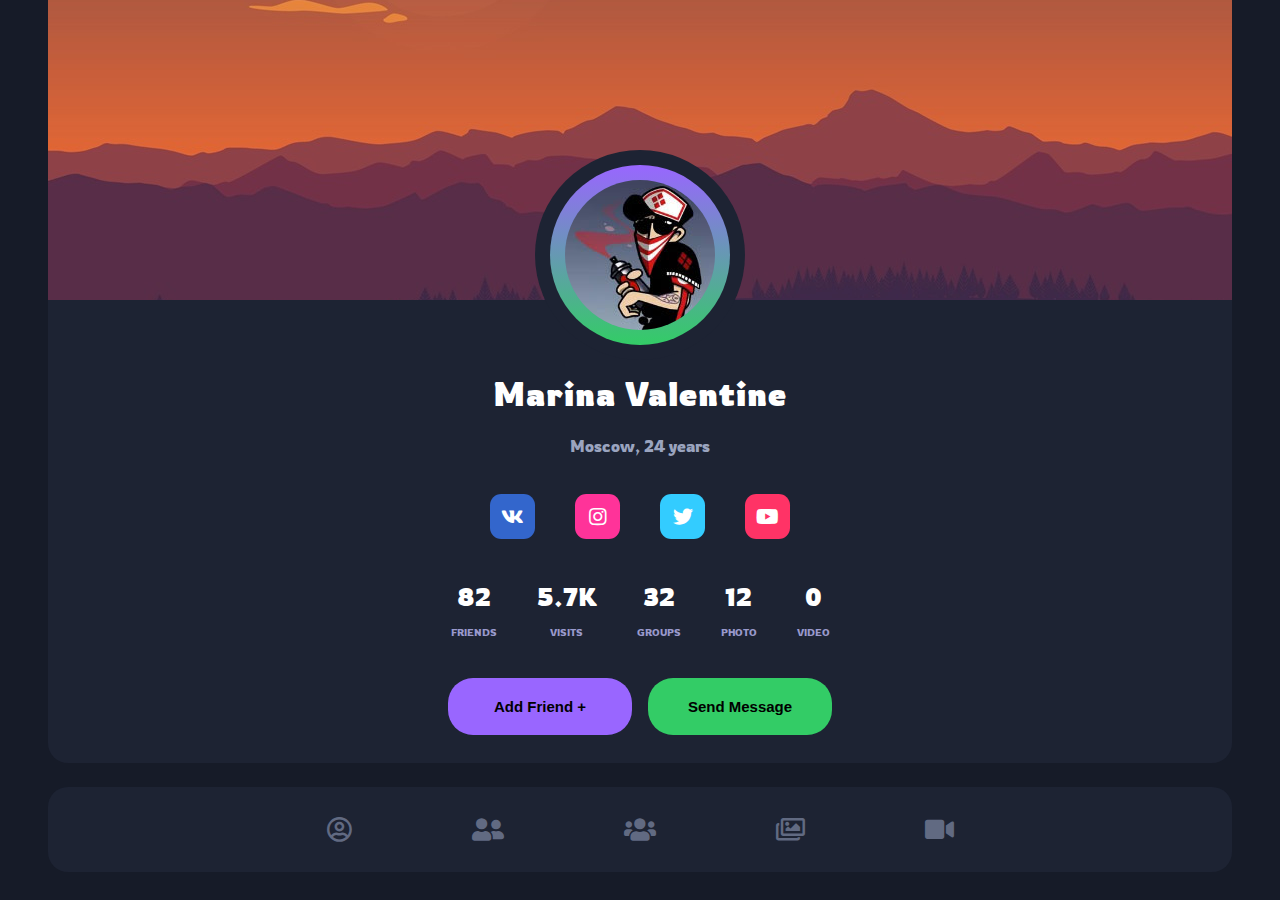
<file: group.html>
<!--It is necessary for the browser to understand which version we are using  -->
<!DOCTYPE html>
<html lang="en">
<head>
  <meta charset="UTF-8">

  <!-- Document title in browser tabs -->
  <title>RubyMate - Вход</title>

  <!-- Document Favicon in browser tabs -->
  <link rel="shortcut icon" href="icon.ico" type="image/x-icon">

  <!-- Additional approach to add favicon -->
  <link rel="apple-touch-icon" href="">
  <link rel="apple-touch-icon" sizes="72x72" href="">
  <link rel="apple-touch-icon" sizes="114x114" href="">

  <!-- SEO -->
  <meta name="description" content="">
  <meta name="keywords" content="">
  <meta name="author" content="">

  <!-- For mobile devices -->
  <meta name="viewport" content="width=device-width, initial-scale=1">

  <!-- For mobile & no resize -->
  <meta name="viewport" content="width=device-width, initial-scale=1 user-scalable=no">

  <!-- Use latest version of IE -->
  <meta http-equiv="X-UA-Compatible" content="IE=edge">

  <!-- For external styles -->
  <link rel="stylesheet" href="css/about.css">

  <!-- Google fonts -->
  <link href="https://fonts.googleapis.com/css2?family=Rowdies:wght@300;400;700&display=swap" rel="stylesheet">

  <!-- Fa icon -->
  <link href="https://use.fontawesome.com/releases/v5.0.13/css/all.css" rel="stylesheet">

  </head>

  <body>
        <!-- Start Header -->
    <header>
        <div class="container"> 
            <div class="profile-header">
                <div class="header-img"></div>
                <div class="statistics">
                    <div class="sm-container">
                        <div class="avatar">
                            <div class="sm-avatar">
                                <div class="img-avatar"></div>
                            </div>
                        </div>
                        <div class="person">
                            <h1 class="username">Marina Valentine</h1>
                            <p class="about-username">Moscow, 24 years</з>
                            
                            <div class="social">
                                <div class="vk">
                                    <a href="">
                                        <i class="fab fa-vk"></i>
                                    </a>
                                </div>
                                <div class="instagram">
                                    <a href="">
                                        <i class="fab fa-instagram"></i>
                                    </a>
                                </div>
                                <div class="twitter">
                                    <a href="">
                                        <i class="fab fa-twitter"></i>
                                    </a>
                                </div>
                                <div class="youtube">
                                    <a href="">
                                        <i class="fab fa-youtube"></i>
                                    </a>
                                </div>
                            </div>

                            <div class="info">
                                <div class="friends">
                                    <h2>82</h2>
                                    <p>FRIENDS</p>
                                </div>
                                <div class="visits">
                                    <h2>5.7K</h2>
                                    <p>VISITS</p>
                                </div>
                                <div class="groups">
                                    <h2>32</h2>
                                    <p>GROUPS</p>
                                </div>
                                <div class="photo">
                                    <h2>12</h2>
                                    <p>PHOTO</p>
                                </div>
                                <div class="video">
                                    <h2>0</h2>
                                    <p>VIDEO</p>
                                </div>
                            </div>

                            <div class="com-buttons">
                                <button class="add-friend">Add Friend +</button>
                                <button class="send-message">Send Message</button>
                            </div>
                        </div>
                    </div>
                </div>
            </div>
        </div>
    </header>
            <!-- End Header -->

            <!-- Start Main -->
    <main>
        <div class="container">
            <div class="navigation">
                <div class="el-nav">
                    <a href="about.html">
                        <p class="el-text">About</p>
                        <i class="far fa-user-circle"></i>
                    </a>
                </div>
                <div class="el-nav">
                    <a href="add-friends.html">
                        <p class="el-text">Friends</p>
                        <i class="fas fa-user-friends"></i>
                    </a>
                </div>
                <div class="el-nav">
                    <a href="">
                        <p class="el-text">Group</p>
                        <i class="fas fa-users"></i>
                    </a>
                </div>
                <div class="el-nav">
                    <a href="">
                        <p class="el-text">Photo</p>
                        <i class="far fa-images"></i>
                    </a>
                </div>
                <div class="el-nav">
                    <a href="">
                        <p class="el-text">Video</p>
                        <i class="fas fa-video"></i>
                    </a>
                </div>
            </div>
        </div>
    </main>
    </body>

</html>
</file>
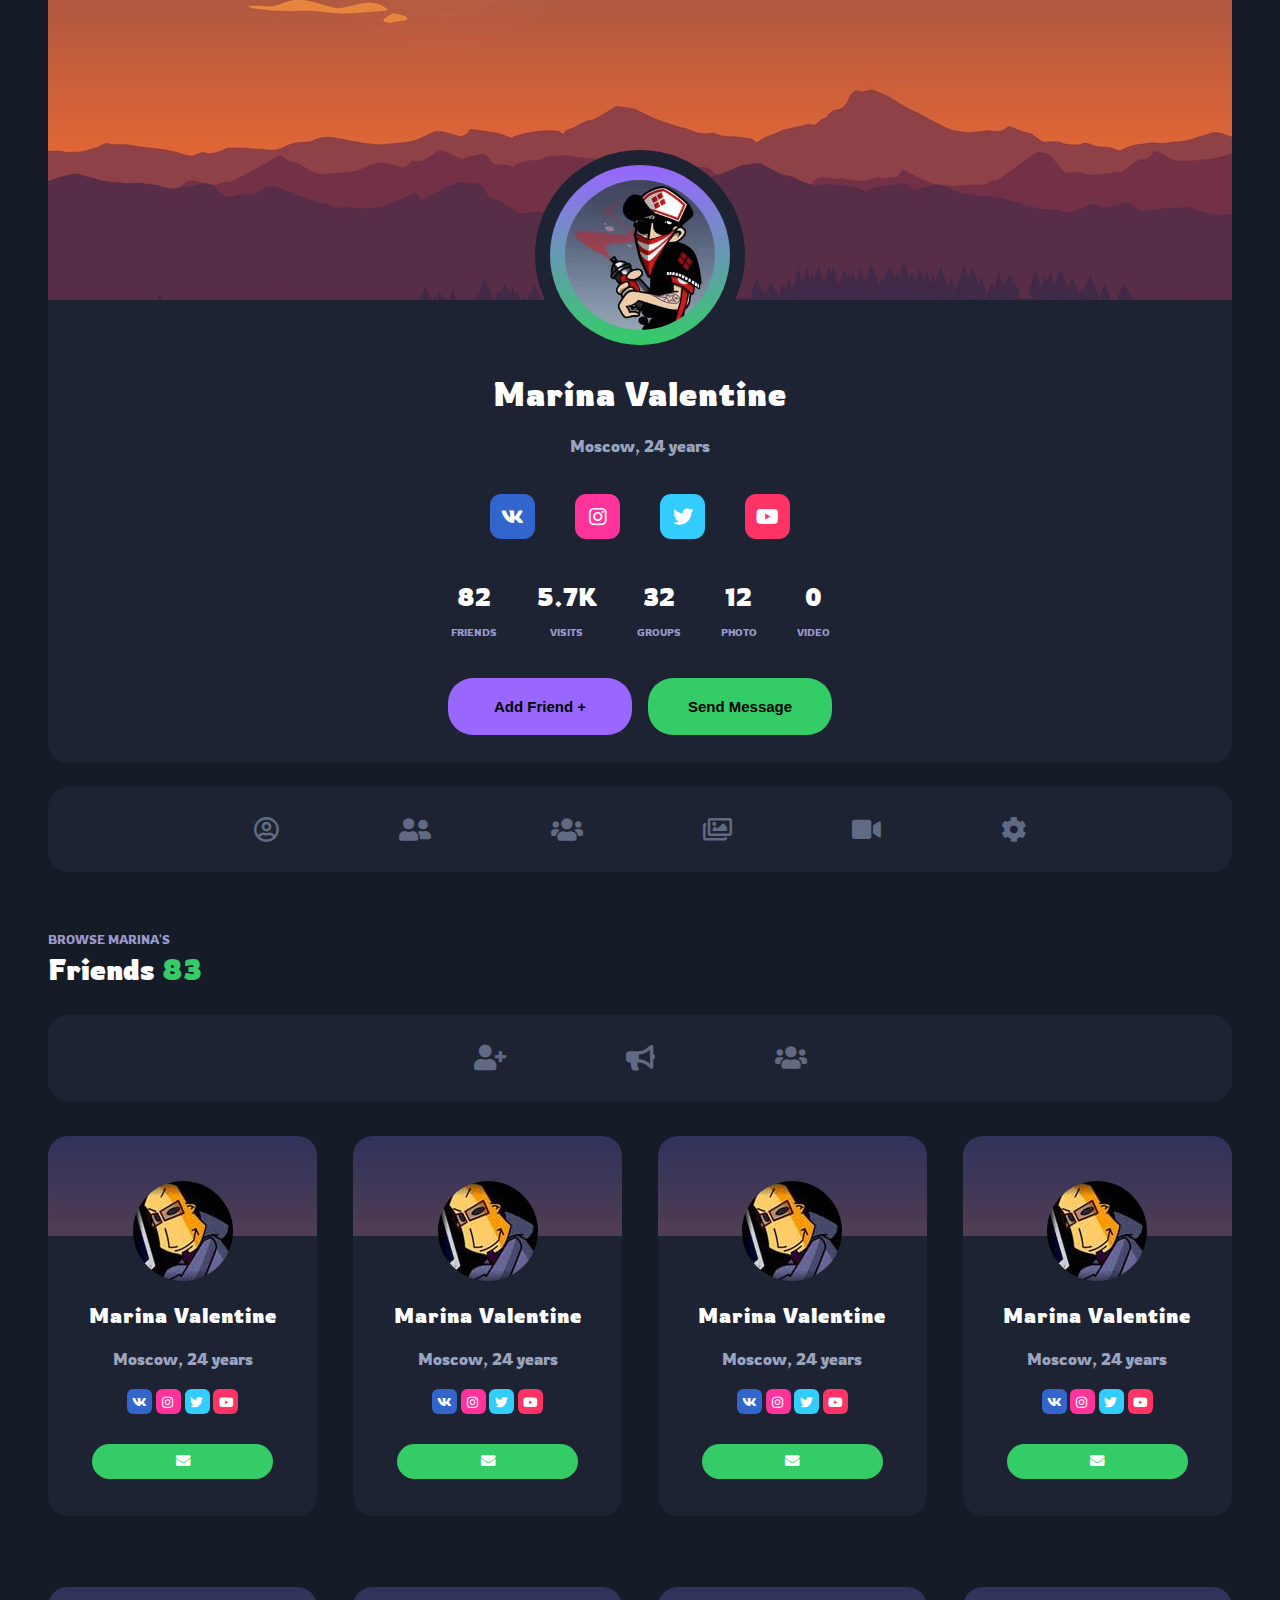
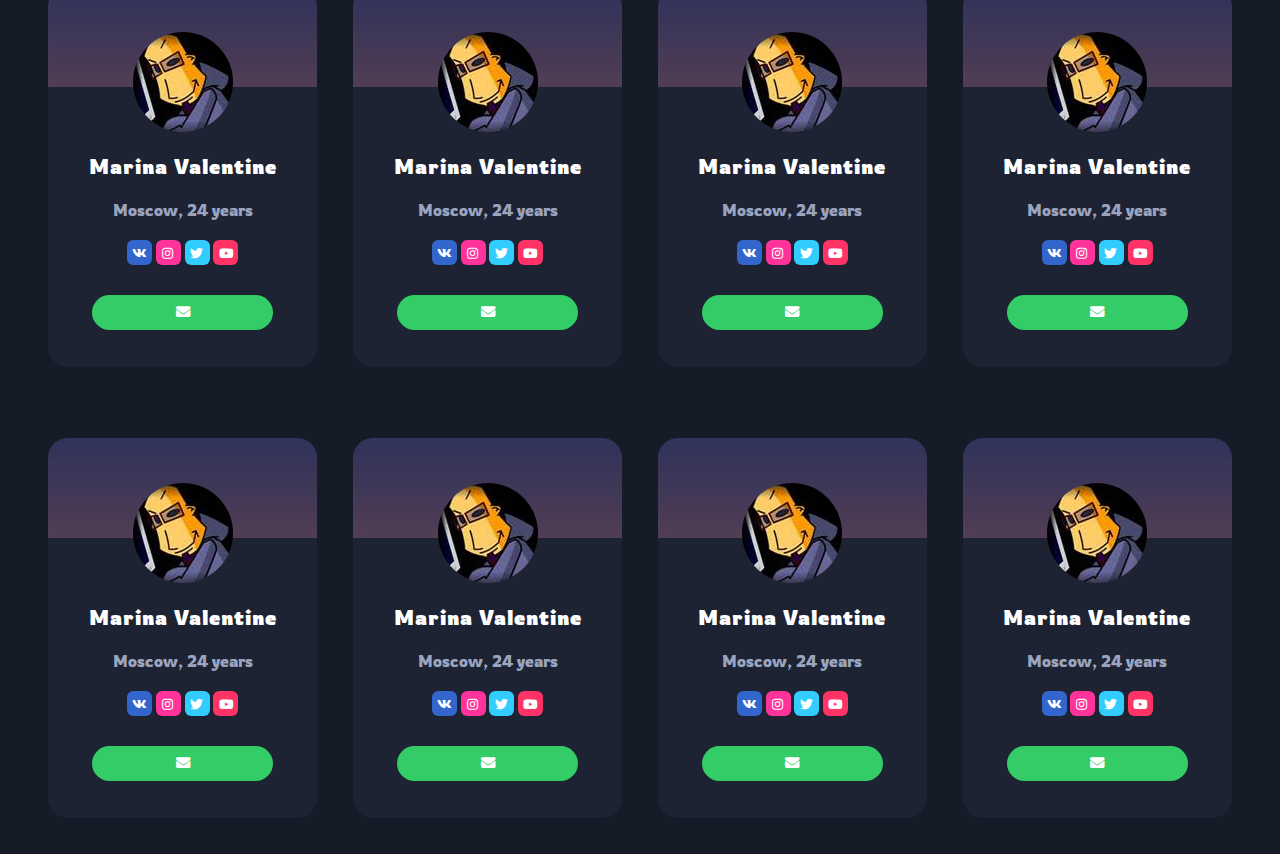
<file: my-friends.html>
<!--It is necessary for the browser to understand which version we are using  -->
<!DOCTYPE html>
<html lang="en">
<head>
  <meta charset="UTF-8">

  <!-- Document title in browser tabs -->
  <title>RubyMate - Вход</title>

  <!-- Document Favicon in browser tabs -->
  <link rel="shortcut icon" href="icon.ico" type="image/x-icon">

  <!-- Additional approach to add favicon -->
  <link rel="apple-touch-icon" href="">
  <link rel="apple-touch-icon" sizes="72x72" href="">
  <link rel="apple-touch-icon" sizes="114x114" href="">

  <!-- SEO -->
  <meta name="description" content="">
  <meta name="keywords" content="">
  <meta name="author" content="">

  <!-- For mobile devices -->
  <meta name="viewport" content="width=device-width, initial-scale=1">

  <!-- For mobile & no resize -->
  <meta name="viewport" content="width=device-width, initial-scale=1 user-scalable=no">

  <!-- Use latest version of IE -->
  <meta http-equiv="X-UA-Compatible" content="IE=edge">

  <!-- For external styles -->
  <link rel="stylesheet" href="css/friends.css">

  <!-- Google fonts -->
  <link href="https://fonts.googleapis.com/css2?family=Rowdies:wght@300;400;700&display=swap" rel="stylesheet">

  <!-- Fa icon -->
  <link href="https://use.fontawesome.com/releases/v5.0.13/css/all.css" rel="stylesheet">

  </head>

  <body>
        <!-- Start Header -->
    <header>
        <div class="container"> 
            <div class="profile-header">
                <div class="header-img"></div>
                <div class="statistics">
                    <div class="sm-container">
                        <div class="avatar">
                            <div class="sm-avatar">
                                <div class="img-avatar"></div>
                            </div>
                        </div>
                        <div class="person">
                            <h1 class="username">Marina Valentine</h1>
                            <p class="about-username">Moscow, 24 years</з>
                            
                            <div class="social">
                                <div class="vk">
                                    <a href="">
                                        <i class="fab fa-vk"></i>
                                    </a>
                                </div>
                                <div class="instagram">
                                    <a href="">
                                        <i class="fab fa-instagram"></i>
                                    </a>
                                </div>
                                <div class="twitter">
                                    <a href="">
                                        <i class="fab fa-twitter"></i>
                                    </a>
                                </div>
                                <div class="youtube">
                                    <a href="">
                                        <i class="fab fa-youtube"></i>
                                    </a>
                                </div>
                            </div>

                            <div class="info">
                                <div class="friends">
                                    <h2>82</h2>
                                    <p>FRIENDS</p>
                                </div>
                                <div class="visits">
                                    <h2>5.7K</h2>
                                    <p>VISITS</p>
                                </div>
                                <div class="groups">
                                    <h2>32</h2>
                                    <p>GROUPS</p>
                                </div>
                                <div class="photo">
                                    <h2>12</h2>
                                    <p>PHOTO</p>
                                </div>
                                <div class="video">
                                    <h2>0</h2>
                                    <p>VIDEO</p>
                                </div>
                            </div>

                            <div class="com-buttons">
                                <button class="add-friend">Add Friend +</button>
                                <button class="send-message">Send Message</button>
                            </div>
                        </div>
                    </div>
                </div>
            </div>
        </div>
    </header>
    <!-- End Header -->

    <!-- Start Main -->
        <main>
            <div class="container">
                <div class="navigation">
                    <div class="el-nav">
                        <a href="about.html">
                            <p class="el-text">About</p>
                            <i class="far fa-user-circle"></i>
                        </a>
                    </div>
                    <div class="el-nav">
                        <a href="add-friends.html">
                            <p class="el-text">Friends</p>
                            <i class="fas fa-user-friends"></i>
                        </a>
                    </div>
                    <div class="el-nav">
                        <a href="">
                            <p class="el-text">Group</p>
                            <i class="fas fa-users"></i>
                        </a>
                    </div>
                    <div class="el-nav">
                        <a href="">
                            <p class="el-text">Photo</p>
                            <i class="far fa-images"></i>
                        </a>
                    </div>
                    <div class="el-nav">
                        <a href="">
                            <p class="el-text">Video</p>
                            <i class="fas fa-video"></i>
                        </a>
                    </div>
                    <div class="el-nav">
                        <a href="">
                            <p class="el-text">Settings</p>
                            <i class="fas fa-cog"></i>
                        </a>
                    </div>
                </div>
            </div>
            <div class="header-info">
                <div class="container">
                    <div class="namefriend">
                        <p>BROWSE MARINA'S</p>
                        <h3>Friends 
                            <p>83</p>
                        </h3>
                    </div>

                </div>
            </div>
            <div class="container">
                <div class="navigation">
                    <div class="el-nav">
                        <a href="add-friends.html">
                            <p class="el-text">Add Friend</p>
                            <i class="fas fa-user-plus"></i>
                        </a>
                    </div>
                    <div class="el-nav">
                        <a href="requests-friend.html">
                            <p class="el-text">Requests Friend</p>
                            <i class="fas fa-bullhorn"></i>
                        </a>
                    </div>
                    <div class="el-nav">
                        <a href="my-friends.html">
                            <p class="el-text">My Friend</p>
                            <i class="fas fa-users"></i>
                        </a>
                    </div>
                </div>
            </div>
        <div class="container">
            <div class="user-container">
                <div class="user-block">
                    <div class="bg-user">
                        <div class="sm-container mg-50">
                            <div class="person">
                                <div class="sm-avatar-person"></div>
                                <h1 class="sm-username">Marina Valentine</h1>
                                <p class="about-username">Moscow, 24 years</з>
                                
                                <div class="social">
                                    <div class="sm-vk">
                                        <a href="">
                                            <i class="fab fa-vk"></i>
                                        </a>
                                    </div>
                                    <div class="sm-instagram">
                                        <a href="">
                                            <i class="fab fa-instagram"></i>
                                        </a>
                                    </div>
                                    <div class="sm-twitter">
                                        <a href="">
                                            <i class="fab fa-twitter"></i>
                                        </a>
                                    </div>
                                    <div class="sm-youtube">
                                        <a href="">
                                            <i class="fab fa-youtube"></i>
                                        </a>
                                    </div>
                                </div>
    
                                <div class="com-buttons">
                                    <button class="sm-send-message w-100">
                                        <i class="fas fa-envelope"></i>
                                    </button>
                                </div>
                            </div>
                        </div>
                    </div>
                </div>
                <div class="user-block i-marg-l">
                    <div class="bg-user">
                        <div class="sm-container mg-50">
                            <div class="person">
                                <div class="sm-avatar-person"></div>
                                <h1 class="sm-username">Marina Valentine</h1>
                                <p class="about-username">Moscow, 24 years</з>
                                
                                <div class="social">
                                    <div class="sm-vk">
                                        <a href="">
                                            <i class="fab fa-vk"></i>
                                        </a>
                                    </div>
                                    <div class="sm-instagram">
                                        <a href="">
                                            <i class="fab fa-instagram"></i>
                                        </a>
                                    </div>
                                    <div class="sm-twitter">
                                        <a href="">
                                            <i class="fab fa-twitter"></i>
                                        </a>
                                    </div>
                                    <div class="sm-youtube">
                                        <a href="">
                                            <i class="fab fa-youtube"></i>
                                        </a>
                                    </div>
                                </div>
    
                                <div class="com-buttons">
                                    <button class="sm-send-message w-100">
                                        <i class="fas fa-envelope"></i>
                                    </button>
                                </div>
                            </div>
                        </div>
                    </div>
                </div>
                <div class="user-block i-marg-r">
                    <div class="bg-user">
                        <div class="sm-container mg-50">
                            <div class="person">
                                <div class="sm-avatar-person"></div>
                                <h1 class="sm-username">Marina Valentine</h1>
                                <p class="about-username">Moscow, 24 years</з>
                                
                                <div class="social">
                                    <div class="sm-vk">
                                        <a href="">
                                            <i class="fab fa-vk"></i>
                                        </a>
                                    </div>
                                    <div class="sm-instagram">
                                        <a href="">
                                            <i class="fab fa-instagram"></i>
                                        </a>
                                    </div>
                                    <div class="sm-twitter">
                                        <a href="">
                                            <i class="fab fa-twitter"></i>
                                        </a>
                                    </div>
                                    <div class="sm-youtube">
                                        <a href="">
                                            <i class="fab fa-youtube"></i>
                                        </a>
                                    </div>
                                </div>
    
                                <div class="com-buttons">
                                    <button class="sm-send-message w-100">
                                        <i class="fas fa-envelope"></i>
                                    </button>
                                </div>
                            </div>
                        </div>
                    </div>
                </div>
                <div class="user-block">
                    <div class="bg-user">
                        <div class="sm-container mg-50">
                            <div class="person">
                                <div class="sm-avatar-person"></div>
                                <h1 class="sm-username">Marina Valentine</h1>
                                <p class="about-username">Moscow, 24 years</з>
                                
                                <div class="social">
                                    <div class="sm-vk">
                                        <a href="">
                                            <i class="fab fa-vk"></i>
                                        </a>
                                    </div>
                                    <div class="sm-instagram">
                                        <a href="">
                                            <i class="fab fa-instagram"></i>
                                        </a>
                                    </div>
                                    <div class="sm-twitter">
                                        <a href="">
                                            <i class="fab fa-twitter"></i>
                                        </a>
                                    </div>
                                    <div class="sm-youtube">
                                        <a href="">
                                            <i class="fab fa-youtube"></i>
                                        </a>
                                    </div>
                                </div>
    
                                <div class="com-buttons">
                                    <button class="sm-send-message w-100">
                                        <i class="fas fa-envelope"></i>
                                    </button>
                                </div>
                            </div>
                        </div>
                    </div>
                </div>
            </div>
            <div class="user-container">
                <div class="user-block">
                    <div class="bg-user">
                        <div class="sm-container mg-50">
                            <div class="person">
                                <div class="sm-avatar-person"></div>
                                <h1 class="sm-username">Marina Valentine</h1>
                                <p class="about-username">Moscow, 24 years</з>
                                
                                <div class="social">
                                    <div class="sm-vk">
                                        <a href="">
                                            <i class="fab fa-vk"></i>
                                        </a>
                                    </div>
                                    <div class="sm-instagram">
                                        <a href="">
                                            <i class="fab fa-instagram"></i>
                                        </a>
                                    </div>
                                    <div class="sm-twitter">
                                        <a href="">
                                            <i class="fab fa-twitter"></i>
                                        </a>
                                    </div>
                                    <div class="sm-youtube">
                                        <a href="">
                                            <i class="fab fa-youtube"></i>
                                        </a>
                                    </div>
                                </div>
    
                                <div class="com-buttons">
                                    <button class="sm-send-message w-100">
                                        <i class="fas fa-envelope"></i>
                                    </button>
                                </div>
                            </div>
                        </div>
                    </div>
                </div>
                <div class="user-block i-marg-l">
                    <div class="bg-user">
                        <div class="sm-container mg-50">
                            <div class="person">
                                <div class="sm-avatar-person"></div>
                                <h1 class="sm-username">Marina Valentine</h1>
                                <p class="about-username">Moscow, 24 years</з>
                                
                                <div class="social">
                                    <div class="sm-vk">
                                        <a href="">
                                            <i class="fab fa-vk"></i>
                                        </a>
                                    </div>
                                    <div class="sm-instagram">
                                        <a href="">
                                            <i class="fab fa-instagram"></i>
                                        </a>
                                    </div>
                                    <div class="sm-twitter">
                                        <a href="">
                                            <i class="fab fa-twitter"></i>
                                        </a>
                                    </div>
                                    <div class="sm-youtube">
                                        <a href="">
                                            <i class="fab fa-youtube"></i>
                                        </a>
                                    </div>
                                </div>
    
                                <div class="com-buttons">
                                    <button class="sm-send-message w-100">
                                        <i class="fas fa-envelope"></i>
                                    </button>
                                </div>
                            </div>
                        </div>
                    </div>
                </div>
                <div class="user-block i-marg-r">
                    <div class="bg-user">
                        <div class="sm-container mg-50">
                            <div class="person">
                                <div class="sm-avatar-person"></div>
                                <h1 class="sm-username">Marina Valentine</h1>
                                <p class="about-username">Moscow, 24 years</з>
                                
                                <div class="social">
                                    <div class="sm-vk">
                                        <a href="">
                                            <i class="fab fa-vk"></i>
                                        </a>
                                    </div>
                                    <div class="sm-instagram">
                                        <a href="">
                                            <i class="fab fa-instagram"></i>
                                        </a>
                                    </div>
                                    <div class="sm-twitter">
                                        <a href="">
                                            <i class="fab fa-twitter"></i>
                                        </a>
                                    </div>
                                    <div class="sm-youtube">
                                        <a href="">
                                            <i class="fab fa-youtube"></i>
                                        </a>
                                    </div>
                                </div>
    
                                <div class="com-buttons">
                                    <button class="sm-send-message w-100">
                                        <i class="fas fa-envelope"></i>
                                    </button>
                                </div>
                            </div>
                        </div>
                    </div>
                </div>
                <div class="user-block">
                    <div class="bg-user">
                        <div class="sm-container mg-50">
                            <div class="person">
                                <div class="sm-avatar-person"></div>
                                <h1 class="sm-username">Marina Valentine</h1>
                                <p class="about-username">Moscow, 24 years</з>
                                
                                <div class="social">
                                    <div class="sm-vk">
                                        <a href="">
                                            <i class="fab fa-vk"></i>
                                        </a>
                                    </div>
                                    <div class="sm-instagram">
                                        <a href="">
                                            <i class="fab fa-instagram"></i>
                                        </a>
                                    </div>
                                    <div class="sm-twitter">
                                        <a href="">
                                            <i class="fab fa-twitter"></i>
                                        </a>
                                    </div>
                                    <div class="sm-youtube">
                                        <a href="">
                                            <i class="fab fa-youtube"></i>
                                        </a>
                                    </div>
                                </div>
    
                                <div class="com-buttons">
                                    <button class="sm-send-message w-100">
                                        <i class="fas fa-envelope"></i>
                                    </button>
                                </div>
                            </div>
                        </div>
                    </div>
                </div>
            </div>
            <div class="user-container">
                <div class="user-block">
                    <div class="bg-user">
                        <div class="sm-container mg-50">
                            <div class="person">
                                <div class="sm-avatar-person"></div>
                                <h1 class="sm-username">Marina Valentine</h1>
                                <p class="about-username">Moscow, 24 years</з>
                                
                                <div class="social">
                                    <div class="sm-vk">
                                        <a href="">
                                            <i class="fab fa-vk"></i>
                                        </a>
                                    </div>
                                    <div class="sm-instagram">
                                        <a href="">
                                            <i class="fab fa-instagram"></i>
                                        </a>
                                    </div>
                                    <div class="sm-twitter">
                                        <a href="">
                                            <i class="fab fa-twitter"></i>
                                        </a>
                                    </div>
                                    <div class="sm-youtube">
                                        <a href="">
                                            <i class="fab fa-youtube"></i>
                                        </a>
                                    </div>
                                </div>
    
                                <div class="com-buttons">
                                    <button class="sm-send-message w-100">
                                        <i class="fas fa-envelope"></i>
                                    </button>
                                </div>
                            </div>
                        </div>
                    </div>
                </div>
                <div class="user-block i-marg-l">
                    <div class="bg-user">
                        <div class="sm-container mg-50">
                            <div class="person">
                                <div class="sm-avatar-person"></div>
                                <h1 class="sm-username">Marina Valentine</h1>
                                <p class="about-username">Moscow, 24 years</з>
                                
                                <div class="social">
                                    <div class="sm-vk">
                                        <a href="">
                                            <i class="fab fa-vk"></i>
                                        </a>
                                    </div>
                                    <div class="sm-instagram">
                                        <a href="">
                                            <i class="fab fa-instagram"></i>
                                        </a>
                                    </div>
                                    <div class="sm-twitter">
                                        <a href="">
                                            <i class="fab fa-twitter"></i>
                                        </a>
                                    </div>
                                    <div class="sm-youtube">
                                        <a href="">
                                            <i class="fab fa-youtube"></i>
                                        </a>
                                    </div>
                                </div>
    
                                <div class="com-buttons">
                                    <button class="sm-send-message w-100">
                                        <i class="fas fa-envelope"></i>
                                    </button>
                                </div>
                            </div>
                        </div>
                    </div>
                </div>
                <div class="user-block i-marg-r">
                    <div class="bg-user">
                        <div class="sm-container mg-50">
                            <div class="person">
                                <div class="sm-avatar-person"></div>
                                <h1 class="sm-username">Marina Valentine</h1>
                                <p class="about-username">Moscow, 24 years</з>
                                
                                <div class="social">
                                    <div class="sm-vk">
                                        <a href="">
                                            <i class="fab fa-vk"></i>
                                        </a>
                                    </div>
                                    <div class="sm-instagram">
                                        <a href="">
                                            <i class="fab fa-instagram"></i>
                                        </a>
                                    </div>
                                    <div class="sm-twitter">
                                        <a href="">
                                            <i class="fab fa-twitter"></i>
                                        </a>
                                    </div>
                                    <div class="sm-youtube">
                                        <a href="">
                                            <i class="fab fa-youtube"></i>
                                        </a>
                                    </div>
                                </div>
    
                                <div class="com-buttons">
                                    <button class="sm-send-message w-100">
                                        <i class="fas fa-envelope"></i>
                                    </button>
                                </div>
                            </div>
                        </div>
                    </div>
                </div>
                <div class="user-block">
                    <div class="bg-user">
                        <div class="sm-container mg-50">
                            <div class="person">
                                <div class="sm-avatar-person"></div>
                                <h1 class="sm-username">Marina Valentine</h1>
                                <p class="about-username">Moscow, 24 years</з>
                                
                                <div class="social">
                                    <div class="sm-vk">
                                        <a href="">
                                            <i class="fab fa-vk"></i>
                                        </a>
                                    </div>
                                    <div class="sm-instagram">
                                        <a href="">
                                            <i class="fab fa-instagram"></i>
                                        </a>
                                    </div>
                                    <div class="sm-twitter">
                                        <a href="">
                                            <i class="fab fa-twitter"></i>
                                        </a>
                                    </div>
                                    <div class="sm-youtube">
                                        <a href="">
                                            <i class="fab fa-youtube"></i>
                                        </a>
                                    </div>
                                </div>
    
                                <div class="com-buttons">
                                    <button class="sm-send-message w-100">
                                        <i class="fas fa-envelope"></i>
                                    </button>
                                </div>
                            </div>
                        </div>
                    </div>
                </div>
            </div>
            </div>
        </div>
        </main>

  <body>

  </body>

  </html>
</file>
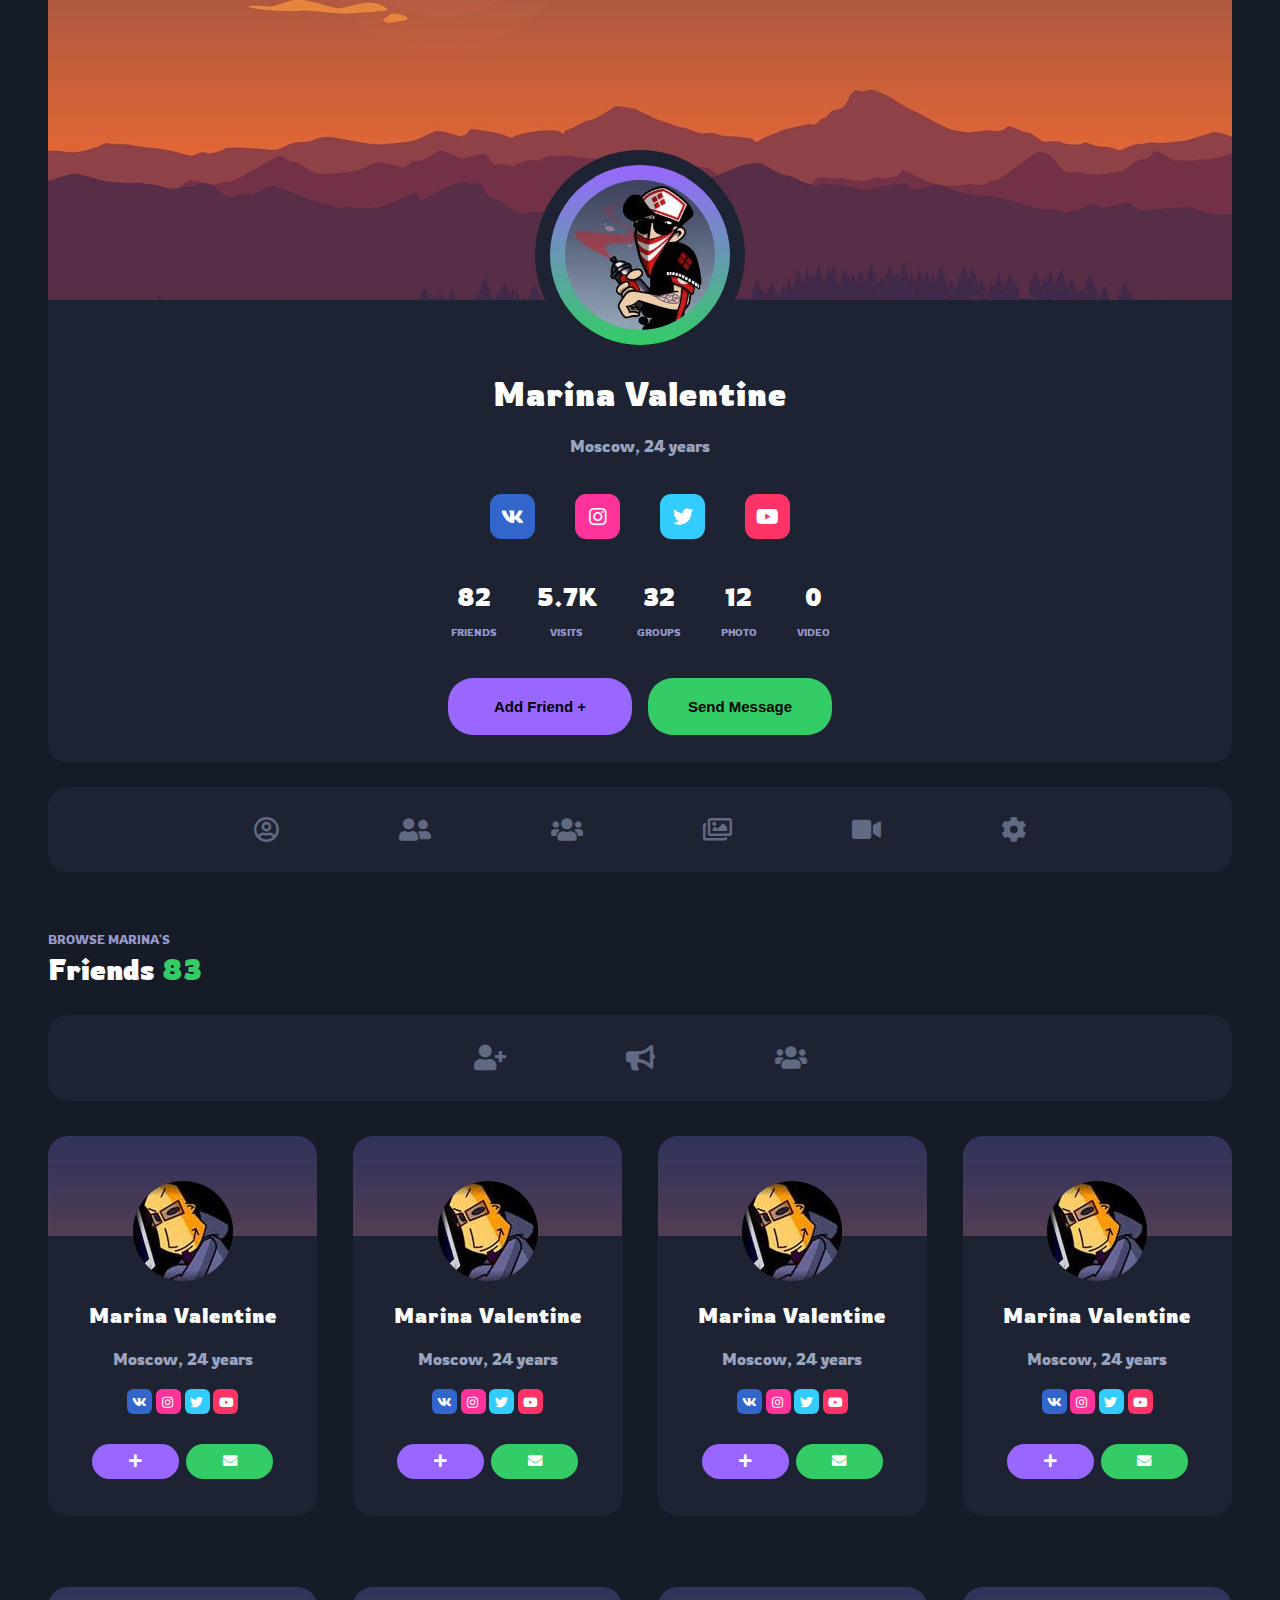
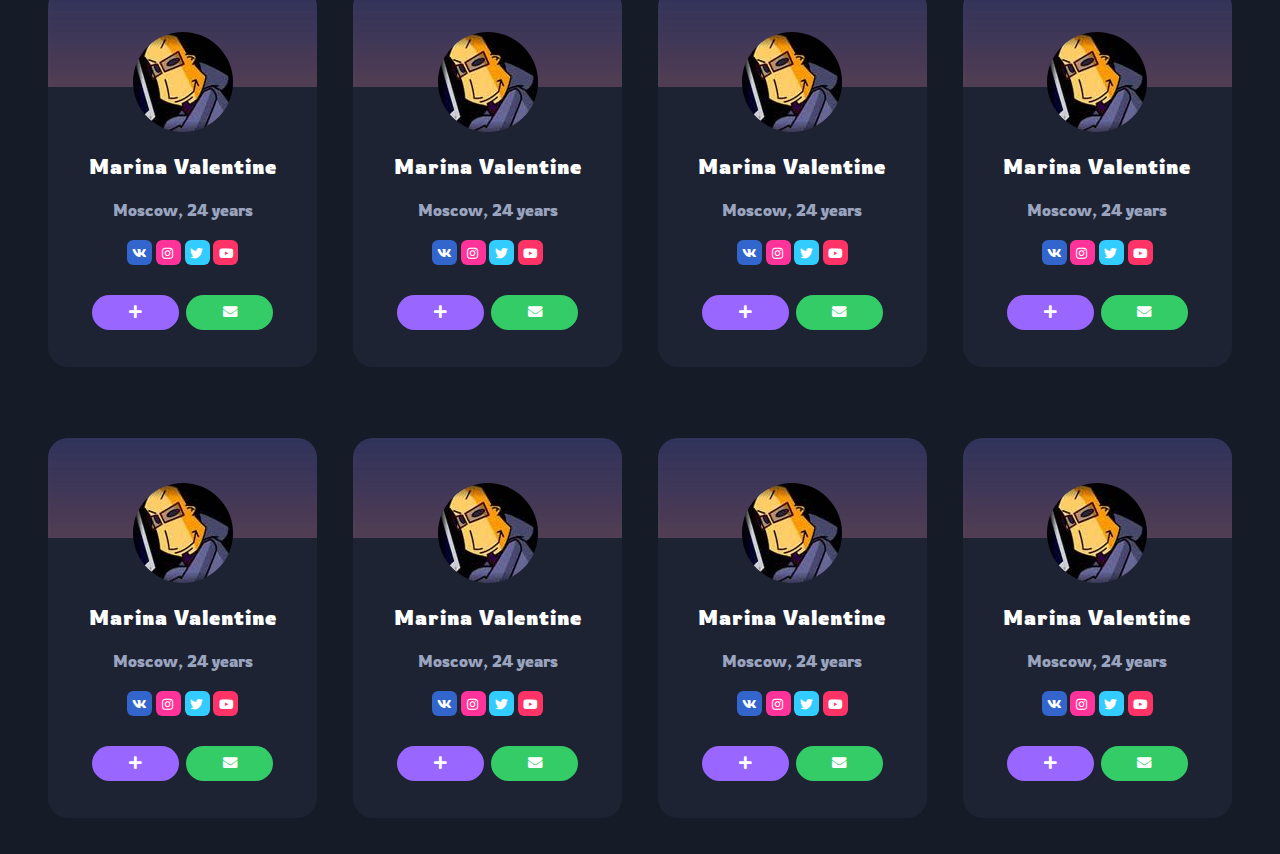
<file: requests-friend.html>
<!--It is necessary for the browser to understand which version we are using  -->
<!DOCTYPE html>
<html lang="en">
<head>
  <meta charset="UTF-8">

  <!-- Document title in browser tabs -->
  <title>RubyMate - Вход</title>

  <!-- Document Favicon in browser tabs -->
  <link rel="shortcut icon" href="icon.ico" type="image/x-icon">

  <!-- Additional approach to add favicon -->
  <link rel="apple-touch-icon" href="">
  <link rel="apple-touch-icon" sizes="72x72" href="">
  <link rel="apple-touch-icon" sizes="114x114" href="">

  <!-- SEO -->
  <meta name="description" content="">
  <meta name="keywords" content="">
  <meta name="author" content="">

  <!-- For mobile devices -->
  <meta name="viewport" content="width=device-width, initial-scale=1">

  <!-- For mobile & no resize -->
  <meta name="viewport" content="width=device-width, initial-scale=1 user-scalable=no">

  <!-- Use latest version of IE -->
  <meta http-equiv="X-UA-Compatible" content="IE=edge">

  <!-- For external styles -->
  <link rel="stylesheet" href="css/friends.css">

  <!-- Google fonts -->
  <link href="https://fonts.googleapis.com/css2?family=Rowdies:wght@300;400;700&display=swap" rel="stylesheet">

  <!-- Fa icon -->
  <link href="https://use.fontawesome.com/releases/v5.0.13/css/all.css" rel="stylesheet">

  </head>

  <body>
        <!-- Start Header -->
    <header>
        <div class="container"> 
            <div class="profile-header">
                <div class="header-img"></div>
                <div class="statistics">
                    <div class="sm-container">
                        <div class="avatar">
                            <div class="sm-avatar">
                                <div class="img-avatar"></div>
                            </div>
                        </div>
                        <div class="person">
                            <h1 class="username">Marina Valentine</h1>
                            <p class="about-username">Moscow, 24 years</з>
                            
                            <div class="social">
                                <div class="vk">
                                    <a href="">
                                        <i class="fab fa-vk"></i>
                                    </a>
                                </div>
                                <div class="instagram">
                                    <a href="">
                                        <i class="fab fa-instagram"></i>
                                    </a>
                                </div>
                                <div class="twitter">
                                    <a href="">
                                        <i class="fab fa-twitter"></i>
                                    </a>
                                </div>
                                <div class="youtube">
                                    <a href="">
                                        <i class="fab fa-youtube"></i>
                                    </a>
                                </div>
                            </div>

                            <div class="info">
                                <div class="friends">
                                    <h2>82</h2>
                                    <p>FRIENDS</p>
                                </div>
                                <div class="visits">
                                    <h2>5.7K</h2>
                                    <p>VISITS</p>
                                </div>
                                <div class="groups">
                                    <h2>32</h2>
                                    <p>GROUPS</p>
                                </div>
                                <div class="photo">
                                    <h2>12</h2>
                                    <p>PHOTO</p>
                                </div>
                                <div class="video">
                                    <h2>0</h2>
                                    <p>VIDEO</p>
                                </div>
                            </div>

                            <div class="com-buttons">
                                <button class="add-friend">Add Friend +</button>
                                <button class="send-message">Send Message</button>
                            </div>
                        </div>
                    </div>
                </div>
            </div>
        </div>
    </header>
    <!-- End Header -->

    <!-- Start Main -->
        <main>
            <div class="container">
                <div class="navigation">
                    <div class="el-nav">
                        <a href="about.html">
                            <p class="el-text">About</p>
                            <i class="far fa-user-circle"></i>
                        </a>
                    </div>
                    <div class="el-nav">
                        <a href="add-friends.html">
                            <p class="el-text">Friends</p>
                            <i class="fas fa-user-friends"></i>
                        </a>
                    </div>
                    <div class="el-nav">
                        <a href="">
                            <p class="el-text">Group</p>
                            <i class="fas fa-users"></i>
                        </a>
                    </div>
                    <div class="el-nav">
                        <a href="">
                            <p class="el-text">Photo</p>
                            <i class="far fa-images"></i>
                        </a>
                    </div>
                    <div class="el-nav">
                        <a href="">
                            <p class="el-text">Video</p>
                            <i class="fas fa-video"></i>
                        </a>
                    </div>
                    <div class="el-nav">
                        <a href="">
                            <p class="el-text">Settings</p>
                            <i class="fas fa-cog"></i>
                        </a>
                    </div>
                </div>
            </div>
            <div class="header-info">
                <div class="container">
                    <div class="namefriend">
                        <p>BROWSE MARINA'S</p>
                        <h3>Friends 
                            <p>83</p>
                        </h3>
                    </div>

                </div>
            </div>
            <div class="container">
                <div class="navigation">
                    <div class="el-nav">
                        <a href="add-friends.html">
                            <p class="el-text">Add Friend</p>
                            <i class="fas fa-user-plus"></i>
                        </a>
                    </div>
                    <div class="el-nav">
                        <a href="requests-friend.html">
                            <p class="el-text">Requests Friend</p>
                            <i class="fas fa-bullhorn"></i>
                        </a>
                    </div>
                    <div class="el-nav">
                        <a href="my-friends.html">
                            <p class="el-text">My Friend</p>
                            <i class="fas fa-users"></i>
                        </a>
                    </div>
                </div>
            </div>
        <div class="container">
            <div class="user-container">
                <div class="user-block">
                    <div class="bg-user">
                        <div class="sm-container mg-50">
                            <div class="person">
                                <div class="sm-avatar-person"></div>
                                <h1 class="sm-username">Marina Valentine</h1>
                                <p class="about-username">Moscow, 24 years</з>
                                
                                <div class="social">
                                    <div class="sm-vk">
                                        <a href="">
                                            <i class="fab fa-vk"></i>
                                        </a>
                                    </div>
                                    <div class="sm-instagram">
                                        <a href="">
                                            <i class="fab fa-instagram"></i>
                                        </a>
                                    </div>
                                    <div class="sm-twitter">
                                        <a href="">
                                            <i class="fab fa-twitter"></i>
                                        </a>
                                    </div>
                                    <div class="sm-youtube">
                                        <a href="">
                                            <i class="fab fa-youtube"></i>
                                        </a>
                                    </div>
                                </div>
    
                                <div class="com-buttons">
                                    <button class="sm-add-friend">
                                        <i class="fas fa-plus"></i>
                                    </button>
                                    <button class="sm-send-message">
                                        <i class="fas fa-envelope"></i>
                                    </button>
                                </div>
                            </div>
                        </div>
                    </div>
                </div>
                <div class="user-block i-marg-l">
                    <div class="bg-user">
                        <div class="sm-container mg-50">
                            <div class="person">
                                <div class="sm-avatar-person"></div>
                                <h1 class="sm-username">Marina Valentine</h1>
                                <p class="about-username">Moscow, 24 years</з>
                                
                                <div class="social">
                                    <div class="sm-vk">
                                        <a href="">
                                            <i class="fab fa-vk"></i>
                                        </a>
                                    </div>
                                    <div class="sm-instagram">
                                        <a href="">
                                            <i class="fab fa-instagram"></i>
                                        </a>
                                    </div>
                                    <div class="sm-twitter">
                                        <a href="">
                                            <i class="fab fa-twitter"></i>
                                        </a>
                                    </div>
                                    <div class="sm-youtube">
                                        <a href="">
                                            <i class="fab fa-youtube"></i>
                                        </a>
                                    </div>
                                </div>
    
                                <div class="com-buttons">
                                    <button class="sm-add-friend">
                                        <i class="fas fa-plus"></i>
                                    </button>
                                    <button class="sm-send-message">
                                        <i class="fas fa-envelope"></i>
                                    </button>
                                </div>
                            </div>
                        </div>
                    </div>
                </div>
                <div class="user-block i-marg-r">
                    <div class="bg-user">
                        <div class="sm-container mg-50">
                            <div class="person">
                                <div class="sm-avatar-person"></div>
                                <h1 class="sm-username">Marina Valentine</h1>
                                <p class="about-username">Moscow, 24 years</з>
                                
                                <div class="social">
                                    <div class="sm-vk">
                                        <a href="">
                                            <i class="fab fa-vk"></i>
                                        </a>
                                    </div>
                                    <div class="sm-instagram">
                                        <a href="">
                                            <i class="fab fa-instagram"></i>
                                        </a>
                                    </div>
                                    <div class="sm-twitter">
                                        <a href="">
                                            <i class="fab fa-twitter"></i>
                                        </a>
                                    </div>
                                    <div class="sm-youtube">
                                        <a href="">
                                            <i class="fab fa-youtube"></i>
                                        </a>
                                    </div>
                                </div>
    
                                <div class="com-buttons">
                                    <button class="sm-add-friend">
                                        <i class="fas fa-plus"></i>
                                    </button>
                                    <button class="sm-send-message">
                                        <i class="fas fa-envelope"></i>
                                    </button>
                                </div>
                            </div>
                        </div>
                    </div>
                </div>
                <div class="user-block">
                    <div class="bg-user">
                        <div class="sm-container mg-50">
                            <div class="person">
                                <div class="sm-avatar-person"></div>
                                <h1 class="sm-username">Marina Valentine</h1>
                                <p class="about-username">Moscow, 24 years</з>
                                
                                <div class="social">
                                    <div class="sm-vk">
                                        <a href="">
                                            <i class="fab fa-vk"></i>
                                        </a>
                                    </div>
                                    <div class="sm-instagram">
                                        <a href="">
                                            <i class="fab fa-instagram"></i>
                                        </a>
                                    </div>
                                    <div class="sm-twitter">
                                        <a href="">
                                            <i class="fab fa-twitter"></i>
                                        </a>
                                    </div>
                                    <div class="sm-youtube">
                                        <a href="">
                                            <i class="fab fa-youtube"></i>
                                        </a>
                                    </div>
                                </div>
    
                                <div class="com-buttons">
                                    <button class="sm-add-friend">
                                        <i class="fas fa-plus"></i>
                                    </button>
                                    <button class="sm-send-message">
                                        <i class="fas fa-envelope"></i>
                                    </button>
                                </div>
                            </div>
                        </div>
                    </div>
                </div>
            </div>
            <div class="user-container">
                <div class="user-block">
                    <div class="bg-user">
                        <div class="sm-container mg-50">
                            <div class="person">
                                <div class="sm-avatar-person"></div>
                                <h1 class="sm-username">Marina Valentine</h1>
                                <p class="about-username">Moscow, 24 years</з>
                                
                                <div class="social">
                                    <div class="sm-vk">
                                        <a href="">
                                            <i class="fab fa-vk"></i>
                                        </a>
                                    </div>
                                    <div class="sm-instagram">
                                        <a href="">
                                            <i class="fab fa-instagram"></i>
                                        </a>
                                    </div>
                                    <div class="sm-twitter">
                                        <a href="">
                                            <i class="fab fa-twitter"></i>
                                        </a>
                                    </div>
                                    <div class="sm-youtube">
                                        <a href="">
                                            <i class="fab fa-youtube"></i>
                                        </a>
                                    </div>
                                </div>
    
                                <div class="com-buttons">
                                    <button class="sm-add-friend">
                                        <i class="fas fa-plus"></i>
                                    </button>
                                    <button class="sm-send-message">
                                        <i class="fas fa-envelope"></i>
                                    </button>
                                </div>
                            </div>
                        </div>
                    </div>
                </div>
                <div class="user-block i-marg-l">
                    <div class="bg-user">
                        <div class="sm-container mg-50">
                            <div class="person">
                                <div class="sm-avatar-person"></div>
                                <h1 class="sm-username">Marina Valentine</h1>
                                <p class="about-username">Moscow, 24 years</з>
                                
                                <div class="social">
                                    <div class="sm-vk">
                                        <a href="">
                                            <i class="fab fa-vk"></i>
                                        </a>
                                    </div>
                                    <div class="sm-instagram">
                                        <a href="">
                                            <i class="fab fa-instagram"></i>
                                        </a>
                                    </div>
                                    <div class="sm-twitter">
                                        <a href="">
                                            <i class="fab fa-twitter"></i>
                                        </a>
                                    </div>
                                    <div class="sm-youtube">
                                        <a href="">
                                            <i class="fab fa-youtube"></i>
                                        </a>
                                    </div>
                                </div>
    
                                <div class="com-buttons">
                                    <button class="sm-add-friend">
                                        <i class="fas fa-plus"></i>
                                    </button>
                                    <button class="sm-send-message">
                                        <i class="fas fa-envelope"></i>
                                    </button>
                                </div>
                            </div>
                        </div>
                    </div>
                </div>
                <div class="user-block i-marg-r">
                    <div class="bg-user">
                        <div class="sm-container mg-50">
                            <div class="person">
                                <div class="sm-avatar-person"></div>
                                <h1 class="sm-username">Marina Valentine</h1>
                                <p class="about-username">Moscow, 24 years</з>
                                
                                <div class="social">
                                    <div class="sm-vk">
                                        <a href="">
                                            <i class="fab fa-vk"></i>
                                        </a>
                                    </div>
                                    <div class="sm-instagram">
                                        <a href="">
                                            <i class="fab fa-instagram"></i>
                                        </a>
                                    </div>
                                    <div class="sm-twitter">
                                        <a href="">
                                            <i class="fab fa-twitter"></i>
                                        </a>
                                    </div>
                                    <div class="sm-youtube">
                                        <a href="">
                                            <i class="fab fa-youtube"></i>
                                        </a>
                                    </div>
                                </div>
    
                                <div class="com-buttons">
                                    <button class="sm-add-friend">
                                        <i class="fas fa-plus"></i>
                                    </button>
                                    <button class="sm-send-message">
                                        <i class="fas fa-envelope"></i>
                                    </button>
                                </div>
                            </div>
                        </div>
                    </div>
                </div>
                <div class="user-block">
                    <div class="bg-user">
                        <div class="sm-container mg-50">
                            <div class="person">
                                <div class="sm-avatar-person"></div>
                                <h1 class="sm-username">Marina Valentine</h1>
                                <p class="about-username">Moscow, 24 years</з>
                                
                                <div class="social">
                                    <div class="sm-vk">
                                        <a href="">
                                            <i class="fab fa-vk"></i>
                                        </a>
                                    </div>
                                    <div class="sm-instagram">
                                        <a href="">
                                            <i class="fab fa-instagram"></i>
                                        </a>
                                    </div>
                                    <div class="sm-twitter">
                                        <a href="">
                                            <i class="fab fa-twitter"></i>
                                        </a>
                                    </div>
                                    <div class="sm-youtube">
                                        <a href="">
                                            <i class="fab fa-youtube"></i>
                                        </a>
                                    </div>
                                </div>
    
                                <div class="com-buttons">
                                    <button class="sm-add-friend">
                                        <i class="fas fa-plus"></i>
                                    </button>
                                    <button class="sm-send-message">
                                        <i class="fas fa-envelope"></i>
                                    </button>
                                </div>
                            </div>
                        </div>
                    </div>
                </div>
            </div>
            <div class="user-container">
                <div class="user-block">
                    <div class="bg-user">
                        <div class="sm-container mg-50">
                            <div class="person">
                                <div class="sm-avatar-person"></div>
                                <h1 class="sm-username">Marina Valentine</h1>
                                <p class="about-username">Moscow, 24 years</з>
                                
                                <div class="social">
                                    <div class="sm-vk">
                                        <a href="">
                                            <i class="fab fa-vk"></i>
                                        </a>
                                    </div>
                                    <div class="sm-instagram">
                                        <a href="">
                                            <i class="fab fa-instagram"></i>
                                        </a>
                                    </div>
                                    <div class="sm-twitter">
                                        <a href="">
                                            <i class="fab fa-twitter"></i>
                                        </a>
                                    </div>
                                    <div class="sm-youtube">
                                        <a href="">
                                            <i class="fab fa-youtube"></i>
                                        </a>
                                    </div>
                                </div>
    
                                <div class="com-buttons">
                                    <button class="sm-add-friend">
                                        <i class="fas fa-plus"></i>
                                    </button>
                                    <button class="sm-send-message">
                                        <i class="fas fa-envelope"></i>
                                    </button>
                                </div>
                            </div>
                        </div>
                    </div>
                </div>
                <div class="user-block i-marg-l">
                    <div class="bg-user">
                        <div class="sm-container mg-50">
                            <div class="person">
                                <div class="sm-avatar-person"></div>
                                <h1 class="sm-username">Marina Valentine</h1>
                                <p class="about-username">Moscow, 24 years</з>
                                
                                <div class="social">
                                    <div class="sm-vk">
                                        <a href="">
                                            <i class="fab fa-vk"></i>
                                        </a>
                                    </div>
                                    <div class="sm-instagram">
                                        <a href="">
                                            <i class="fab fa-instagram"></i>
                                        </a>
                                    </div>
                                    <div class="sm-twitter">
                                        <a href="">
                                            <i class="fab fa-twitter"></i>
                                        </a>
                                    </div>
                                    <div class="sm-youtube">
                                        <a href="">
                                            <i class="fab fa-youtube"></i>
                                        </a>
                                    </div>
                                </div>
    
                                <div class="com-buttons">
                                    <button class="sm-add-friend">
                                        <i class="fas fa-plus"></i>
                                    </button>
                                    <button class="sm-send-message">
                                        <i class="fas fa-envelope"></i>
                                    </button>
                                </div>
                            </div>
                        </div>
                    </div>
                </div>
                <div class="user-block i-marg-r">
                    <div class="bg-user">
                        <div class="sm-container mg-50">
                            <div class="person">
                                <div class="sm-avatar-person"></div>
                                <h1 class="sm-username">Marina Valentine</h1>
                                <p class="about-username">Moscow, 24 years</з>
                                
                                <div class="social">
                                    <div class="sm-vk">
                                        <a href="">
                                            <i class="fab fa-vk"></i>
                                        </a>
                                    </div>
                                    <div class="sm-instagram">
                                        <a href="">
                                            <i class="fab fa-instagram"></i>
                                        </a>
                                    </div>
                                    <div class="sm-twitter">
                                        <a href="">
                                            <i class="fab fa-twitter"></i>
                                        </a>
                                    </div>
                                    <div class="sm-youtube">
                                        <a href="">
                                            <i class="fab fa-youtube"></i>
                                        </a>
                                    </div>
                                </div>
    
                                <div class="com-buttons">
                                    <button class="sm-add-friend">
                                        <i class="fas fa-plus"></i>
                                    </button>
                                    <button class="sm-send-message">
                                        <i class="fas fa-envelope"></i>
                                    </button>
                                </div>
                            </div>
                        </div>
                    </div>
                </div>
                <div class="user-block">
                    <div class="bg-user">
                        <div class="sm-container mg-50">
                            <div class="person">
                                <div class="sm-avatar-person"></div>
                                <h1 class="sm-username">Marina Valentine</h1>
                                <p class="about-username">Moscow, 24 years</з>
                                
                                <div class="social">
                                    <div class="sm-vk">
                                        <a href="">
                                            <i class="fab fa-vk"></i>
                                        </a>
                                    </div>
                                    <div class="sm-instagram">
                                        <a href="">
                                            <i class="fab fa-instagram"></i>
                                        </a>
                                    </div>
                                    <div class="sm-twitter">
                                        <a href="">
                                            <i class="fab fa-twitter"></i>
                                        </a>
                                    </div>
                                    <div class="sm-youtube">
                                        <a href="">
                                            <i class="fab fa-youtube"></i>
                                        </a>
                                    </div>
                                </div>
    
                                <div class="com-buttons">
                                    <button class="sm-add-friend">
                                        <i class="fas fa-plus"></i>
                                    </button>
                                    <button class="sm-send-message">
                                        <i class="fas fa-envelope"></i>
                                    </button>
                                </div>
                            </div>
                        </div>
                    </div>
                </div>
            </div>
            </div>
        </div>
        </main>

  <body>

  </body>

  </html>
</file>
<file: css/style.css>
body {
    background: url(../img/landing-background.jpg) no-repeat;
    -moz-background-size: 100%; 
    -webkit-background-size: 100%; 
    -o-background-size: 100%; 
    background-size: 100%; 
    margin: 0;
    padding: 0;
    font-family: 'Rowdies', cursive;
}

.container {
    margin: 0 auto;
    max-width: 1440px;
    width: 100%;
    display: flex;
    text-align: center;
    align-items: center;
    justify-content: space-around;
    padding-top: 10%;
}

h2.welcome {
    font-size: 20px;
    color: #fff;
    margin-bottom: 0px;
}

h1.site-name {
    font-size: 90px;
    color: #fff;
    margin-top: 0px;
}

p.site-about {
    font-size: 18px;
    color: #fff;
    margin-left: 20%;
    margin-right: 20%;
}

.data-form {
    display: flex;
    justify-content: space-around;
    margin: 0;
    display: none;
}

.tabs {
    display: flex;
    justify-content: center;
    position: relative; /* Относительное позиционирование */
   }
   .tab, .tab-title {
    display: inline-block; /* Выстраиваем по горизонтали */
   }
   .tab input[type="radio"] { display: none; }
   .tab-title {
    width: 180px;
    height: 54px;
    background: none; /* Цвет фона */
    padding: 5px 10px; /* Поля вокруг текста */
    border: 1px solid #666; /* Параметры рамки */
    margin: 0;
   }
   .tab-content {
    position: absolute; /* Абсолютное позиционирование */
    display: none; /* Прячем вкладку */
   }
   .tab :checked + .tab-title {
    background: #fff; /* Цвет фона */
    z-index: 1; /* Отображаем поверх содержимого */
   }
   .tab :checked ~ .tab-content {
    display: block; /* Показываем активную вкладку */
   }

.tab button {
    padding: 15px 55px;
    background-color: rgba(0,0,0,0);
    color: #1d2333;
    border: 2px solid #1d2333;
    outline: 0;
    transition: all .3s;
    cursor: pointer;
}

.tabs-login {
    border-radius: 10px 0 0 10px;
    border: 0;
}

.tabs-reg {
    border-radius: 0 10px 10px 0;
}

.tabs-login:hover, .tabs-reg:hover {
    background-color: #1d2333;
    color: #fff;
}

/*=====================Style for sign-block=====================*/


.sign {
    background: #1d2333;
    width: 500px;
	border-radius: 20px;
}

.sign-head {
	font-size: 35px;
	margin: 10px 0;
	padding: 0;
	text-align: center;
    user-select: none;
    padding: 10% 30%;
    color: #fff;
}

.input-data, .input-btn {
    width: 100%;
    margin: 25px auto;
    color: #3f485f;
}

.input-btn {
    width: 100%;
    margin-bottom: 0%;
}

.input-data input {
    width: 70%;
    background: #1d2333;
    border: 2px solid #3f485f;
    color: #3f485f;
	border-radius: 15px;
	outline: none;
	font-size: 18px;
	font-family: 'PT Sans', sans-serif;
	transition: .3s;
	height: 25px;
    text-align: center;
    padding: 15px;
}

.input-data input:focus {
	border: 2px solid #66f;
	color: #fff;
}

.input-btn input{
	width: 70%;
	border: 2px solid #66f;
    font-size: 16px;
	color: #fff;
	font-weight: bold;
	border-radius: 20px;
	background: #66f;
	padding: 6px 0;
    transition: .3s;
    margin-bottom: 10%;
    padding: 15px 15px;
}

.input-btn input:hover {
    border: 2px solid #9668ff;
	background: #9668ff;
}

.input-for {
    color: #fff;
    padding-bottom: 5%;
}

.input-for > .forgot {
    float: left;
    margin-left: 11%;
}

.input-for > a {
    text-decoration: none;
    color: #3f485f;
    float: right;
    margin-right: 11%;
}


.social-text {
    color: #fff;
    margin-top: 0%;
    width: 70%;
    margin: 0 auto;
}

.social-icon {
    display: flex;
    text-align: center;
    width: 70%;
    margin: 0 auto;
    padding-bottom: 10%;
}

.social-icon  > a > i {
    color: #fff;
}

.social-icon > div > a {
    padding: 150%;
    margin-left: 0;
}

.o-icon, .d-icon, .t-icon, .f-icon {
    text-align: center;
    width: 15%;
    height: 20%;
    margin: 5%;
    padding: 5%;
    border-radius: 25%;
}

.o-icon {
    background: #36c;
}

.d-icon {
    background: #3cf;
}

.t-icon {
    background: #66f;
}

.f-icon {
    background: #f36;
}

.active {
    display: block;
}
</file>
<file: css/about.css>
body {
    background-color: #161b28;
    font-family: 'Rowdies', cursive;
    padding: 0;
    margin: 0;
    line-height: 1.5;
}

.container {
    max-width: 1184px;
    margin: 0 auto;
}

/*START HEADER*/

.profile-header {
    background-color: #1d2333;
    border-radius: 20px;
}

.header-img {
    height: 300px;
    background: url(../img/header.jpg);
    background-position: center;
}

.sm-container {
    max-width: 700px;
    margin: 0 auto;
    display: flex;
    justify-content: center;
}

.avatar {
    display: flex;
    justify-content: center;
    position: absolute;
    top: 150px;
    width: 210px; 
    height: 210px; 
    background-color: #1d2333;
    clip-path: circle(50% at 50% 50%);
}

.sm-avatar {
    display: flex;
    justify-content: center;
    top: 15px;
    z-index: 1000;
    position: absolute;
    width: 180px; 
    height: 180px;
    background: linear-gradient(#96f, #3c6);
    clip-path: circle(50% at 50% 50%);
}

.img-avatar {
    top: 15px;
    z-index: 1000;
    position: absolute;
    width: 150px; 
    height: 150px;
    background: url(../img/avatar.jpg);
    clip-path: circle(50% at 50% 50%);
}

.person {
    padding-top: 10%;
    text-align: center;
    color: #fff;
    border-radius: 25%;
}

.username {
    margin: 0;
    letter-spacing: 1px;
}

.about-username {
    color: #9aa4bf;
}

.social {
    display: flex;
    justify-content: center;
}

.vk, .instagram, .twitter, .youtube {
    width: 45px;
    height: 45px;
    background: #fff;
    margin: 5%;
    border-radius: 25%;
}

.social > div > a {
    color: #fff;
    padding: 25%;
    position: relative;
    top: 12px;
}

.social > div > a > i {
    font-size: 125%;
}

.vk {
    background: #36c;
}

.instagram {
    background: #f39;
}

.twitter {
    background: #3cf;
}

.youtube {
    background: #f36;
}

.info {
    display: flex;
    justify-content: center;
}

.info > div {
    padding: 5%;
}

.info > div > h2 {
    margin: 0;
}

.info > div > p {
    font-size: 10px;
    color: #99c;
}

.com-buttons {
    display: flex;
    justify-content: center;
    color: #fff;
    font-size: 24px;
    margin-bottom: 5%;
}

.add-friend, .send-message{
    font-size: 15px;
    width: 200px;
    padding: 5%;
    border-radius: 25px;
    border: none;
    margin: 2%;
    font-weight: bold;
}

.add-friend {
    background: #96f;
}   

.send-message {
    background: #3c6;
}

/*END HEADER*/


/*START NAV*/
.navigation {
    display: flex;
    justify-content: center;
    background-color: #1d2333;
    border-radius: 20px;
    margin-top: 2%;
}

.el-nav {
    transform: 0.3s;
}

.el-text {
    display: none;
    margin: 0;
    padding: 30px 60px 30px;
}

.el-nav:hover  > a > .el-text{
    display: block;
    font-size: 15px;
    margin: 0;
}


.el-nav > a {
    text-decoration: none;
    color: #fff;
    transform: 0.3s;
}

.el-nav:hover {
    border-bottom: 4px solid #3c6;
    transition: 0.3s;
}
.el-nav > a > i {
    font-size: 160%;
    color: #616a82;
    transform: 0.3s;
    padding: 30px 60px 30px;

}

.el-nav:hover > a > i {
    color: #3c6;
    transition: 0.3s;
    display: none;
}

/*END NAV*/

.about-block {
    display: flex;
    justify-content: center;
    font-weight: 100;
}

.about-me {
    width: 34%;
    height: 500px;
    background: #1d2333;
    border-radius: 20px;
    margin: 2% 2% 2% 0%;

}

.about-info {
    width: 38%;
    height: 500px;
    background: #1d2333;
    border-radius: 20px;
    margin: 0% 0% 0% 2%;
}

.about-interest-v1 {
    width: 64%;
    height: 500px;
    background: #1d2333;
    border-radius: 20px;
    margin: 2% 0% 2% ;
}

.about-interest-v2 {
    width: 64%;
    height: 500px;
    background: #1d2333;
    border-radius: 20px;
    margin: 0% 0% 2% ;
}

.pad-container {
    padding: 30px;
    color: #fff;
}

.pad-container > p {
    padding-top: 5%;
}

.pad-container > h3 {
    margin: 0;
}

.pad-container > h3 > i {
    padding-left: 2%;
    color: #3c6;
}

.about-title {
    display: flex;
}

.info-line {
    display: flex;
    justify-content: center;
}

.el-cell {
    width: 33%;
    color: #616a82;
}

.el-answer {
    width: 66%;
}

.green {
    color: #3c6;
}

.interest-line {
    margin-top: 7%;
}

.interest-line > p {
    margin: 0;
}

.interest-line > h4 {
    margin-bottom: 2%;
}

.container-info {
    padding-top: 5%;
}
</file>
<file: css/friends.css>
body {
    background-color: #161b28;
    font-family: 'Rowdies', cursive;
    padding: 0;
    margin: 0;
    line-height: 1.5;
}

.container {
    max-width: 1184px;
    margin: 0 auto;
}

/*START HEADER*/

.profile-header {
    background-color: #1d2333;
    border-radius: 20px;
}

.header-img {
    height: 300px;
    background: url(../img/header.jpg);
    background-position: center;
}

.sm-container {
    max-width: 700px;
    margin: 0 auto;
    display: flex;
    justify-content: center;
}

.avatar {
    display: flex;
    justify-content: center;
    position: absolute;
    top: 150px;
    width: 210px; 
    height: 210px; 
    background-color: #1d2333;
    clip-path: circle(50% at 50% 50%);
}

.sm-avatar {
    display: flex;
    justify-content: center;
    top: 15px;
    z-index: 1000;
    position: absolute;
    width: 180px; 
    height: 180px;
    background: linear-gradient(#96f, #3c6);
    clip-path: circle(50% at 50% 50%);
}

.img-avatar {
    top: 15px;
    z-index: 1000;
    position: absolute;
    width: 150px; 
    height: 150px;
    background: url(../img/avatar.jpg);
    clip-path: circle(50% at 50% 50%);
}

.person {
    padding-top: 10%;
    text-align: center;
    color: #fff;
    border-radius: 25%;
}

.username {
    margin: 0;
    letter-spacing: 1px;
}

.about-username {
    color: #9aa4bf;
}

.social {
    display: flex;
    justify-content: center;
}

.vk, .instagram, .twitter, .youtube {
    width: 45px;
    height: 45px;
    background: #fff;
    margin: 5%;
    border-radius: 25%;
}

.social > div > a {
    color: #fff;
    padding: 25%;
    position: relative;
    top: 12px;
}

.social > .vk > a > i,
.social > .instagram > a > i,
.social > .twitter > a > i,
.social > .youtube > a > i {

    font-size: 125%;
}

.vk, .sm-vk {
    background: #36c;
}

.instagram, .sm-instagram {
    background: #f39;
}

.twitter, .sm-twitter {
    background: #3cf;
}

.youtube, .sm-youtube{
    background: #f36;
}

.info {
    display: flex;
    justify-content: center;
}

.info > div {
    padding: 5%;
}

.info > div > h2 {
    margin: 0;
}

.info > div > p {
    font-size: 10px;
    color: #99c;
}

.com-buttons {
    display: flex;
    justify-content: center;
    color: #fff;
    font-size: 24px;
    margin-bottom: 5%;
}

.add-friend, .send-message{
    font-size: 15px;
    width: 200px;
    padding: 5%;
    border-radius: 25px;
    border: none;
    margin: 2%;
    font-weight: bold;
}

.add-friend {
    background: #96f;
}   

.send-message {
    background: #3c6;
}

/*END HEADER*/


/*START NAV*/
.navigation {
    display: flex;
    justify-content: center;
    background-color: #1d2333;
    border-radius: 20px;
    margin-top: 2%;
}

.el-nav {
    transform: 0.3s;
}

.el-text {
    display: none;
    margin: 0;
    padding: 30px 60px 30px;
}

.el-nav:hover  > a > .el-text{
    display: block;
    font-size: 15px;
    margin: 0;
}


.el-nav > a {
    text-decoration: none;
    color: #fff;
    transform: 0.3s;
}

.el-nav:hover {
    border-bottom: 4px solid #3c6;
    transition: 0.3s;
}
.el-nav > a > i {
    font-size: 160%;
    color: #616a82;
    transform: 0.3s;
    padding: 30px 60px 30px;

}

.el-nav:hover > a > i {
    color: #3c6;
    transition: 0.3s;
    display: none;
}

/*END NAV*/

.namefriend {
    margin-top: 5%;
}

.namefriend > p{
    color: #99c;
    font-size: 12px;
    margin: 0;
}

.namefriend > h3 {
    font-size: 28px;
    color: #fff;
    margin: 0;
}

.namefriend > h3 > p {
    display: inline;
    color: #3c6;
}

.user-container {
    display: flex;
    justify-content: center;
    width: 100%;

}

.user-block {
    width: 100%;
    height: 380px;
    background: #1d2333;
    margin-top: 3%;
    text-align: center;
    border-radius: 20px;
    display: flex;
    justify-content: center;
}

.i-marg-l {
    margin: 3% 3% 3% 3%;
}

.i-marg-r {
    margin: 3% 3% 3% 0%;
}

.bg-user {
    width: 100%;
    height: 100px;
    border-radius: 20px 20px 0px 0px;
    background: url(../img/header.jpg);
    display: flex;
    justify-content: center;
}

.sm-avatar-person {
    width: 100px;
    height: 100px;
    background: url(../img/sm-avatar.jpg);
    border-radius: 50%;
    margin: 0 auto;
    position: relative;
    top: -20px;

}

.sm-username {
    margin: 0;
    letter-spacing: 1px;
    font-size: 20px;
}

.sm-vk, .sm-instagram, .sm-twitter, .sm-youtube {
    width: 25px;
    height: 25px;
    margin: 1%;
    border-radius: 25%;
}

.sm-vk > a > i, .sm-instagram > a > i, .sm-twitter > a > i, .sm-youtube > a > i {
    font-size: 80%;
    position: relative;
    top: -12px;
    left: -1px;
}

.sm-add-friend, .sm-send-message{
    font-size: 60%;
    width: 50%;
    padding: 5%;
    border-radius: 25px;
    border: none;
    margin: 2%;
    margin-top: 15%;
    font-weight: bolder;
}

.sm-add-friend {
    background: #96f;
}   

.sm-send-message {
    background: #3c6;
}

button > i {
    color: #fff;
}

.mg-50 {
    margin-top: 17%;
}

.w-100 {
    width: 100%;
}
</file>
